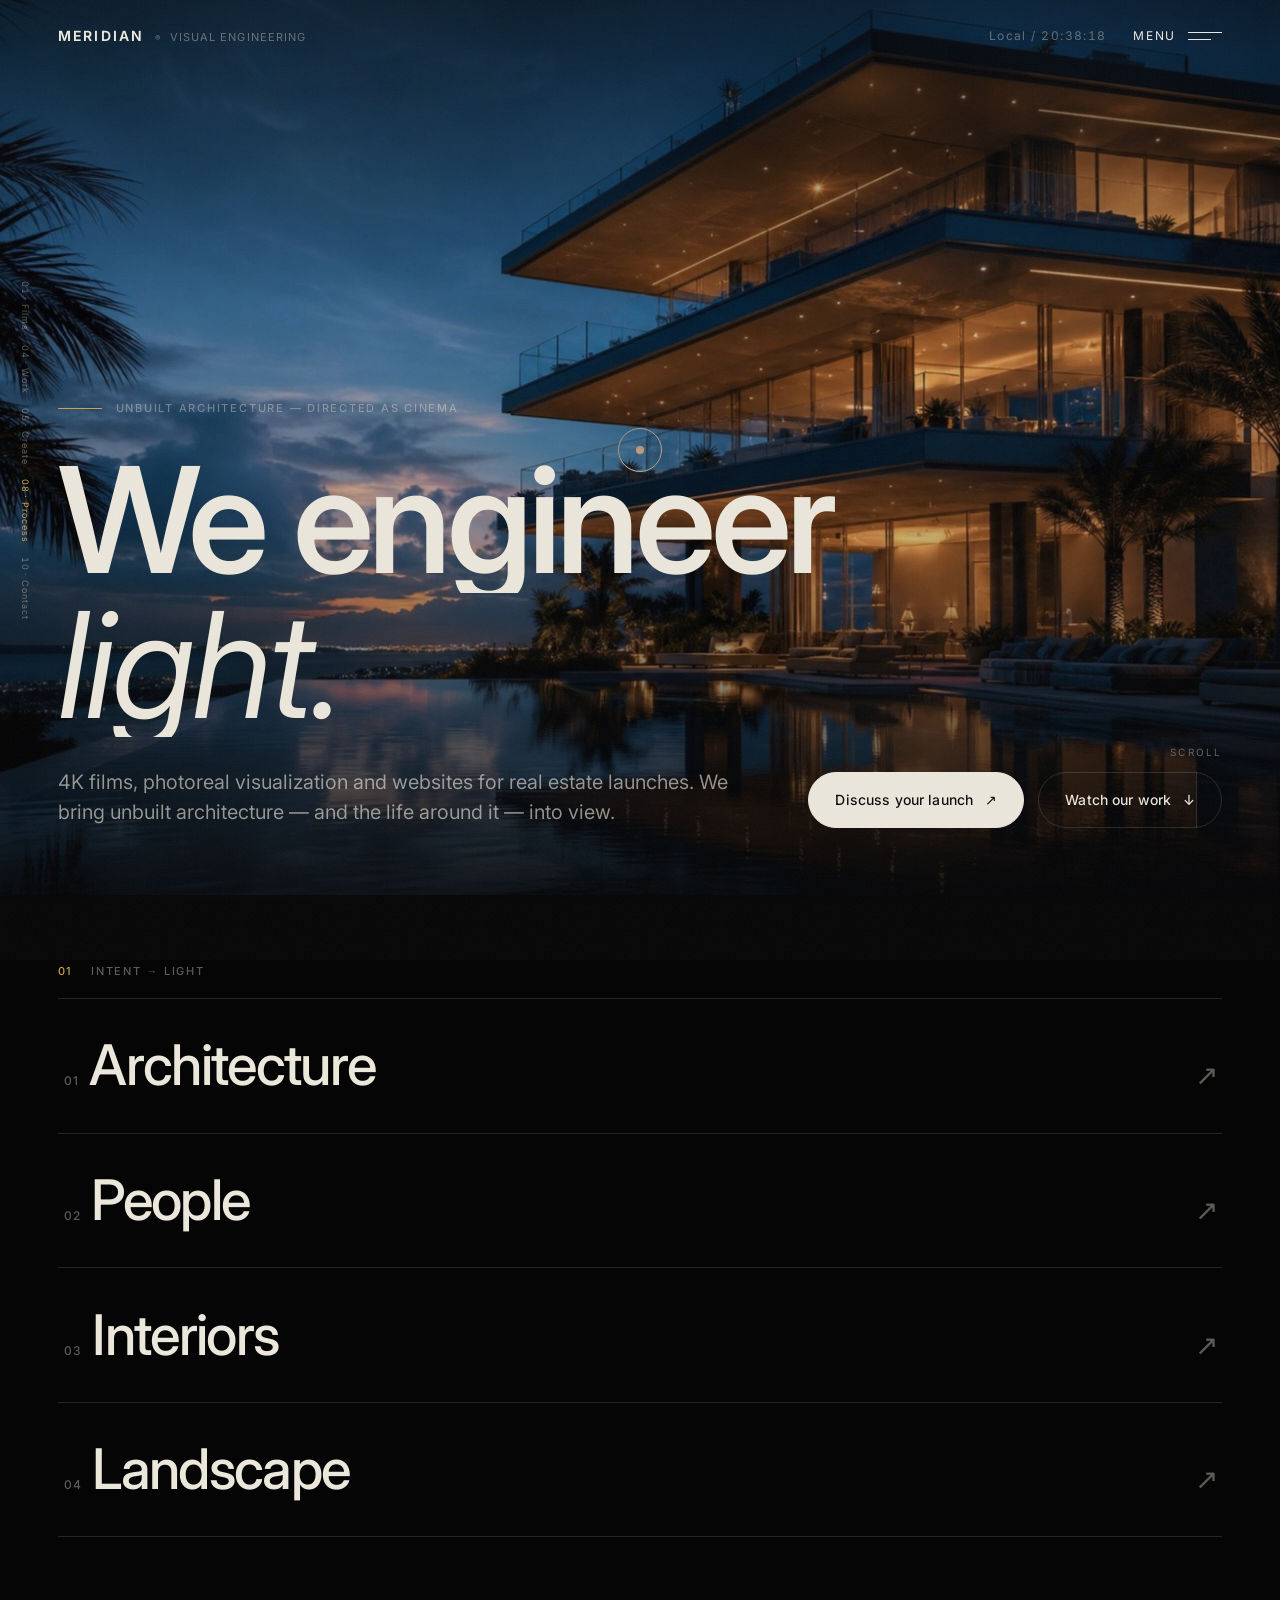
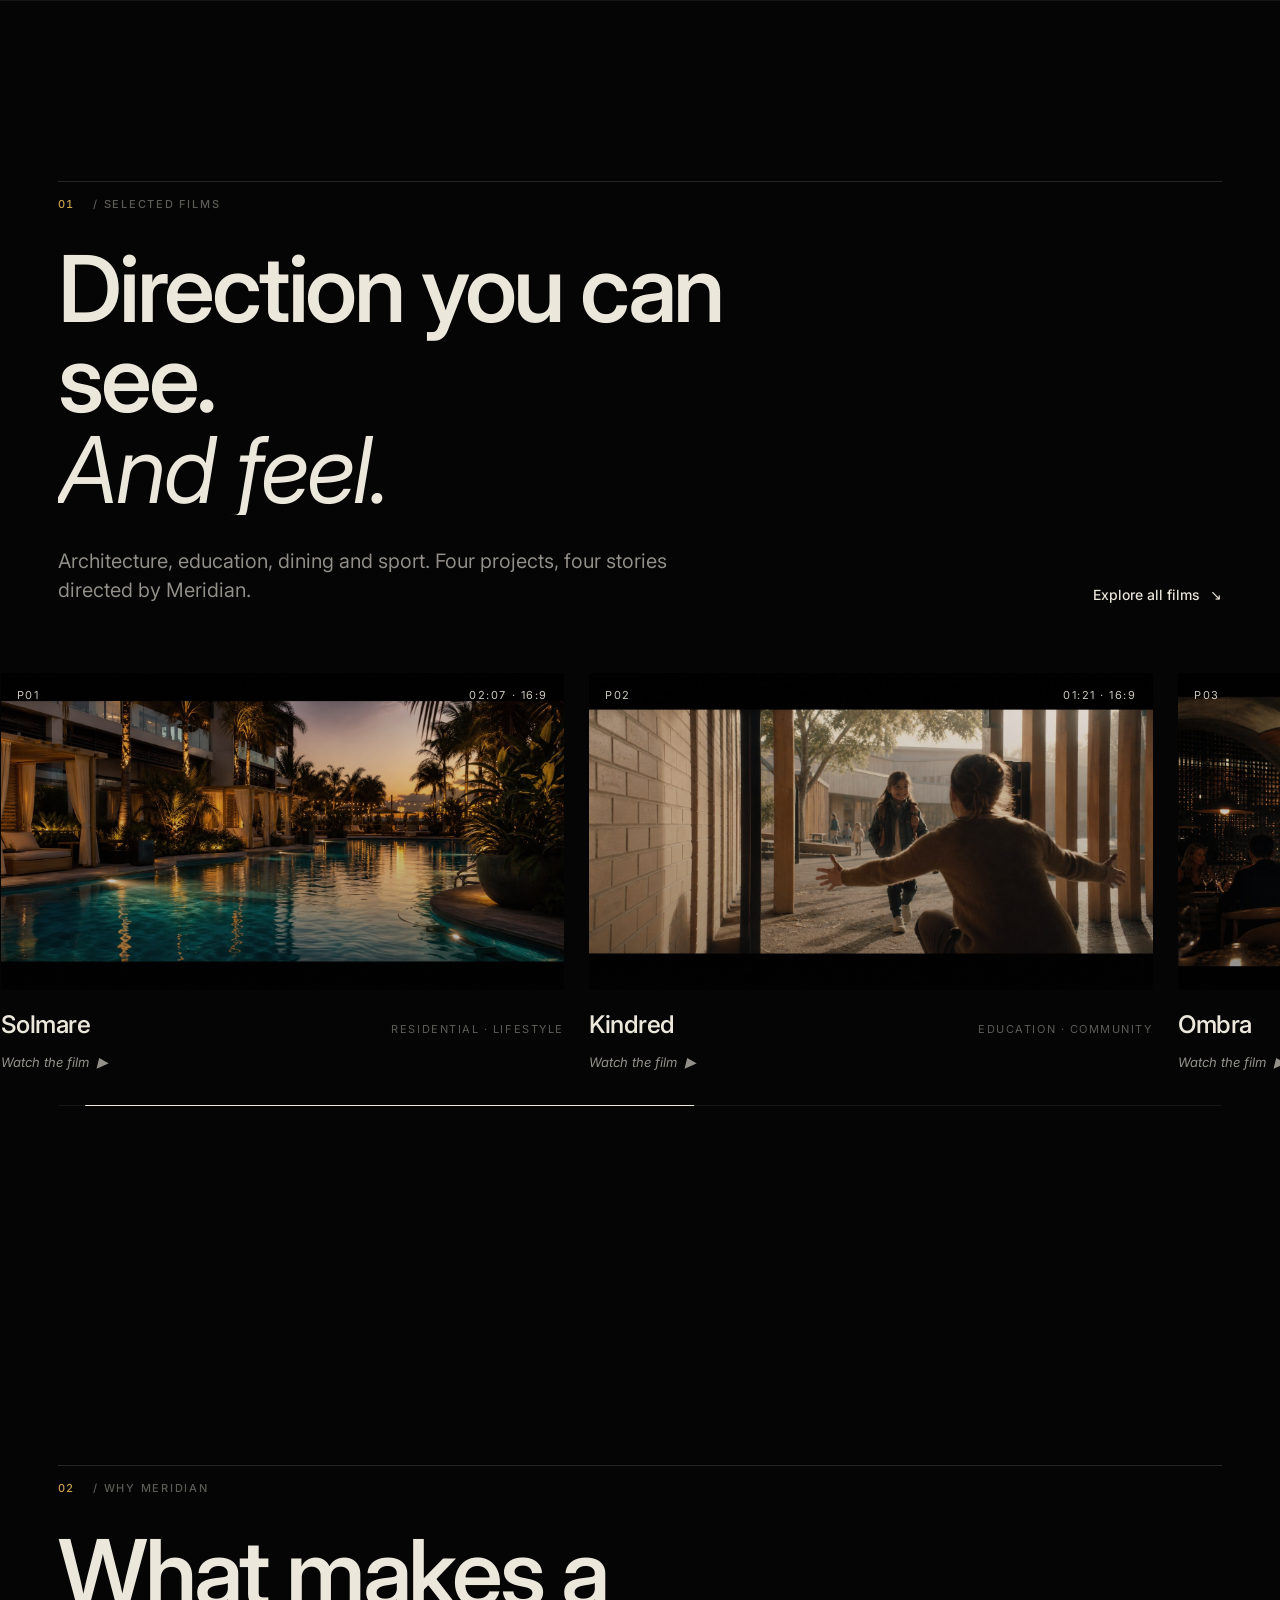
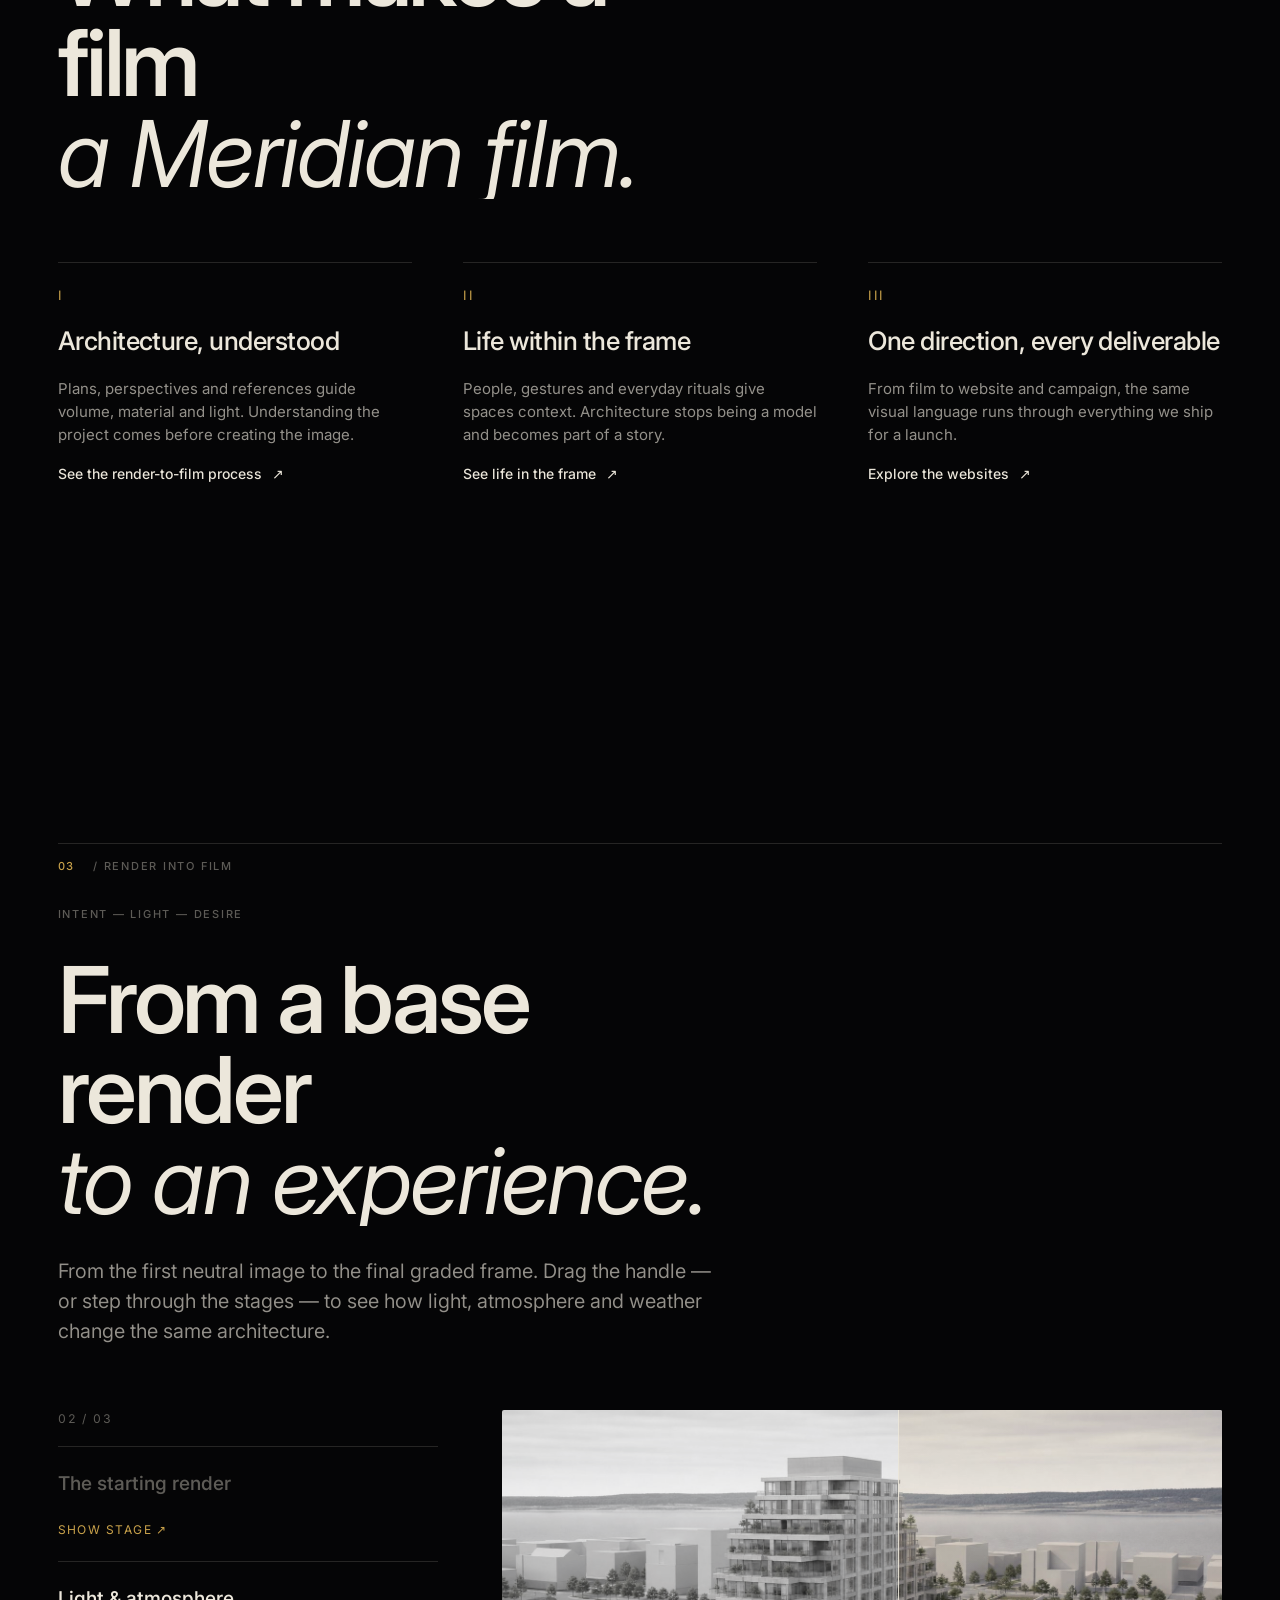
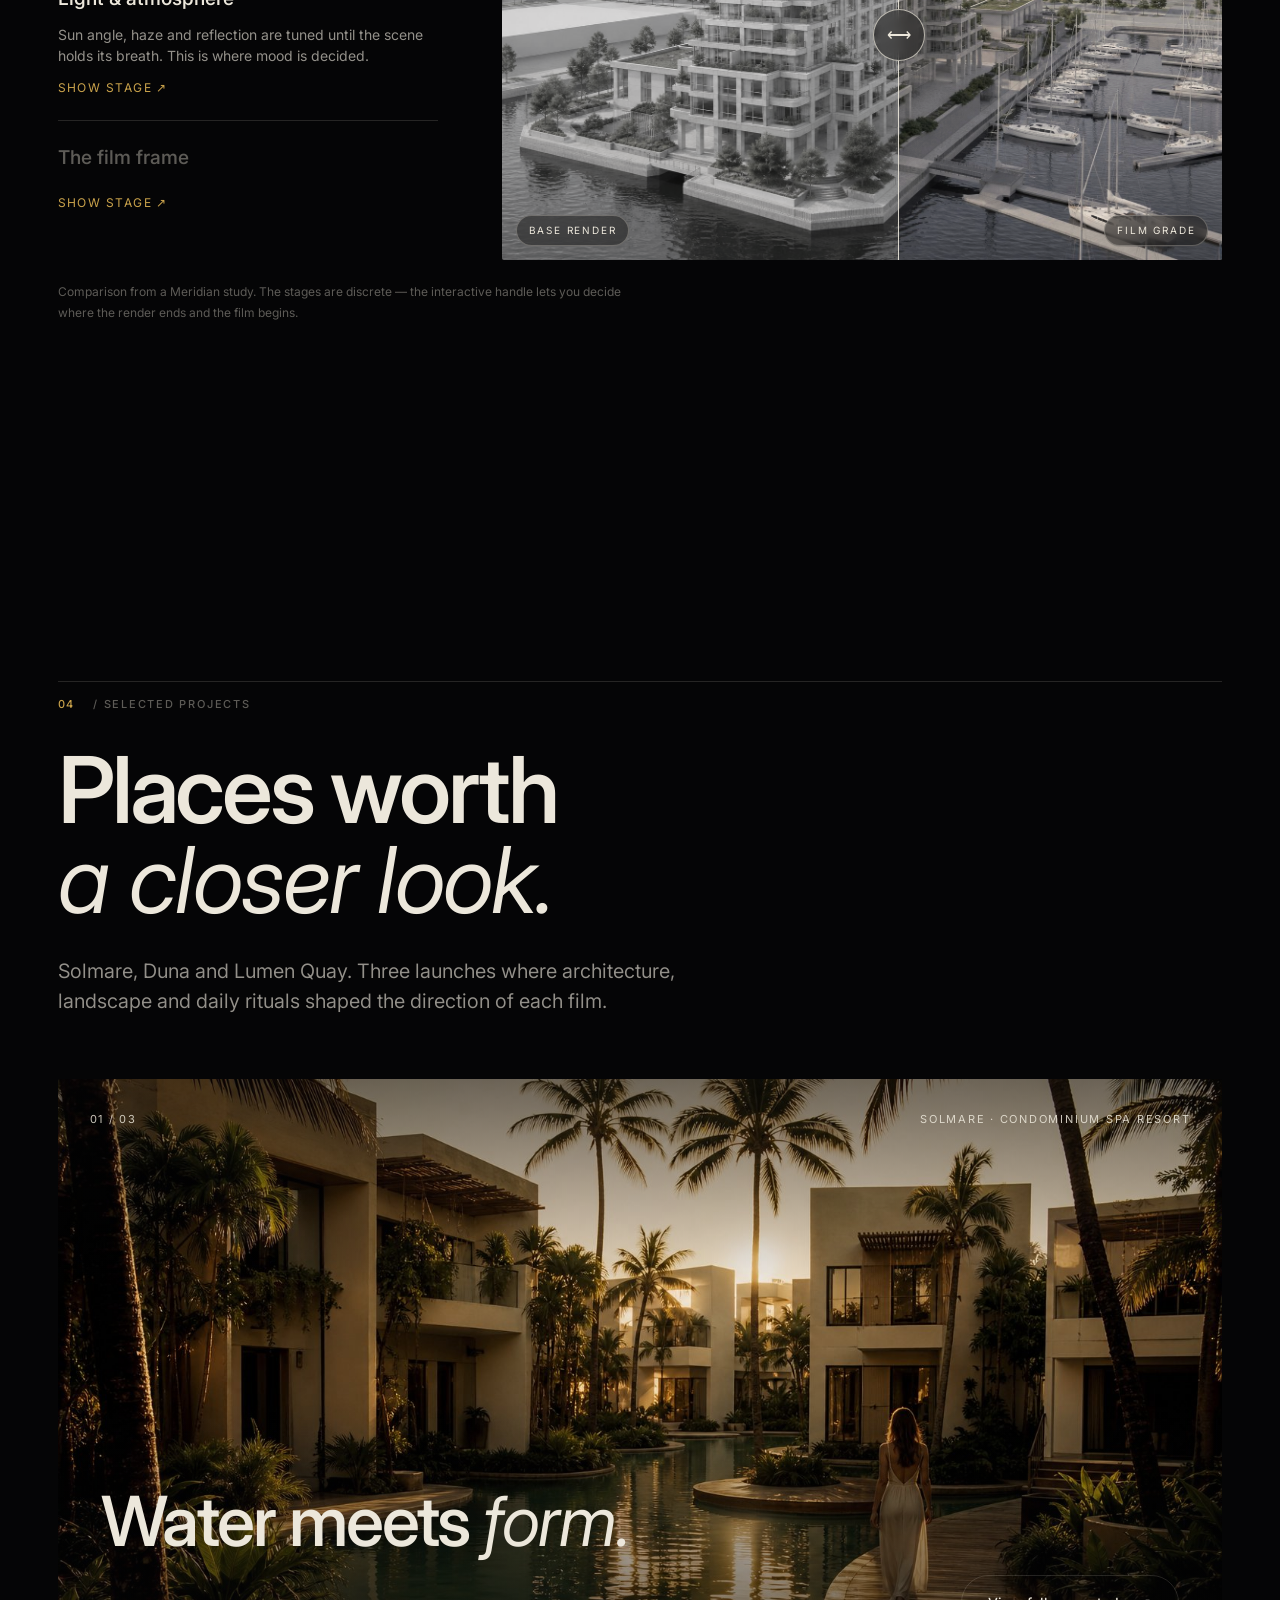
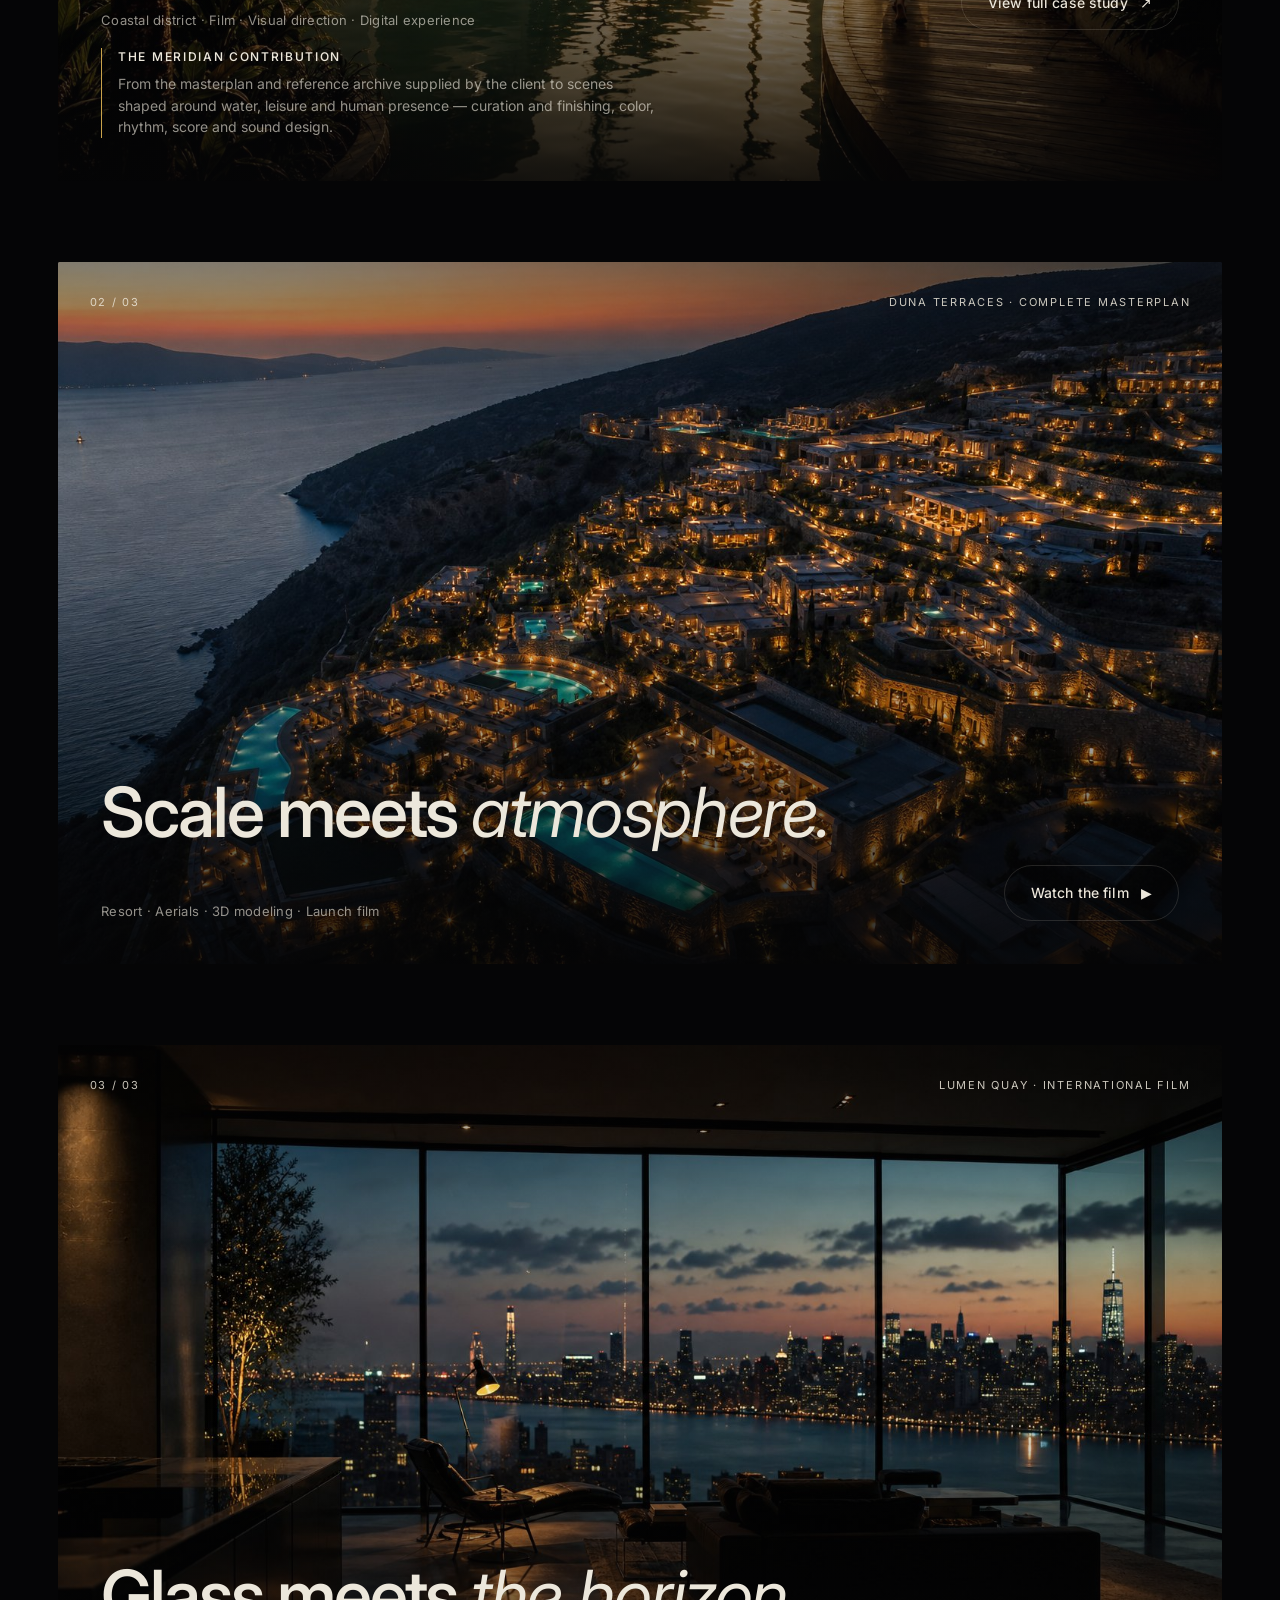
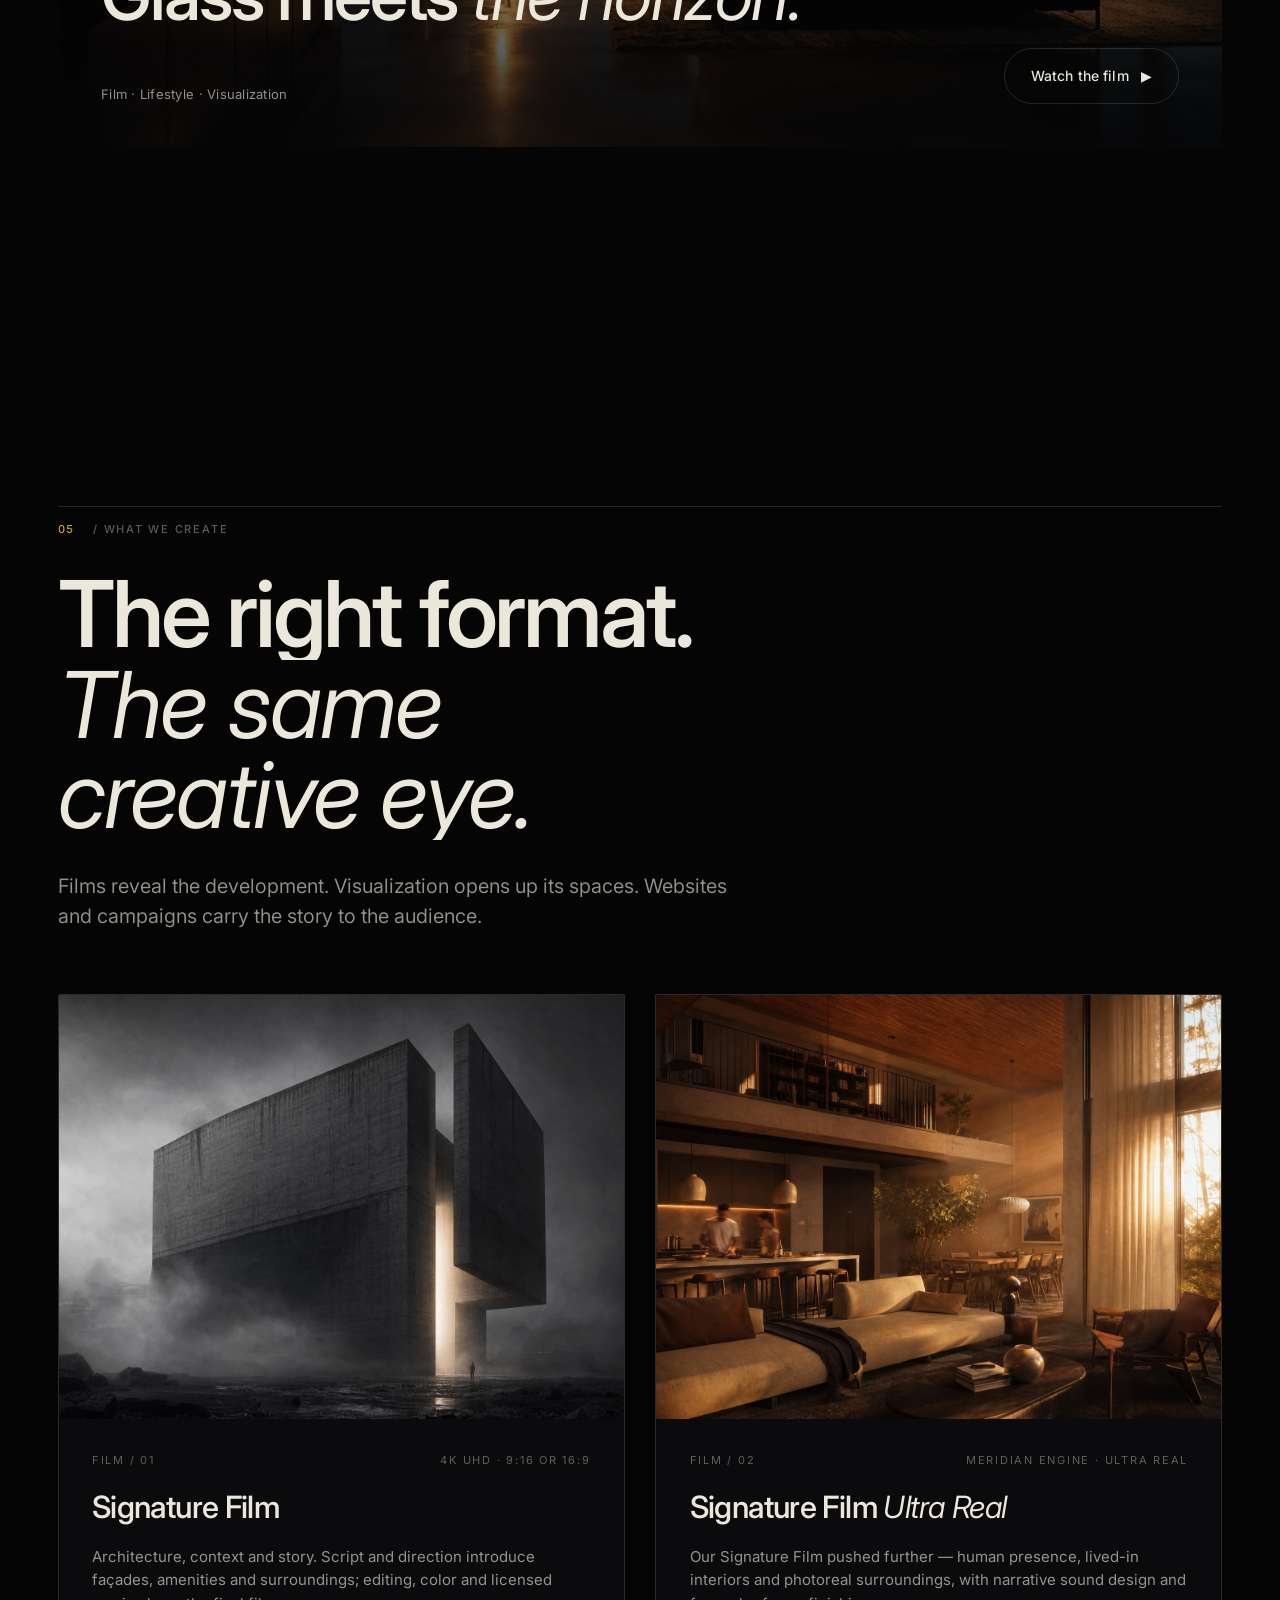
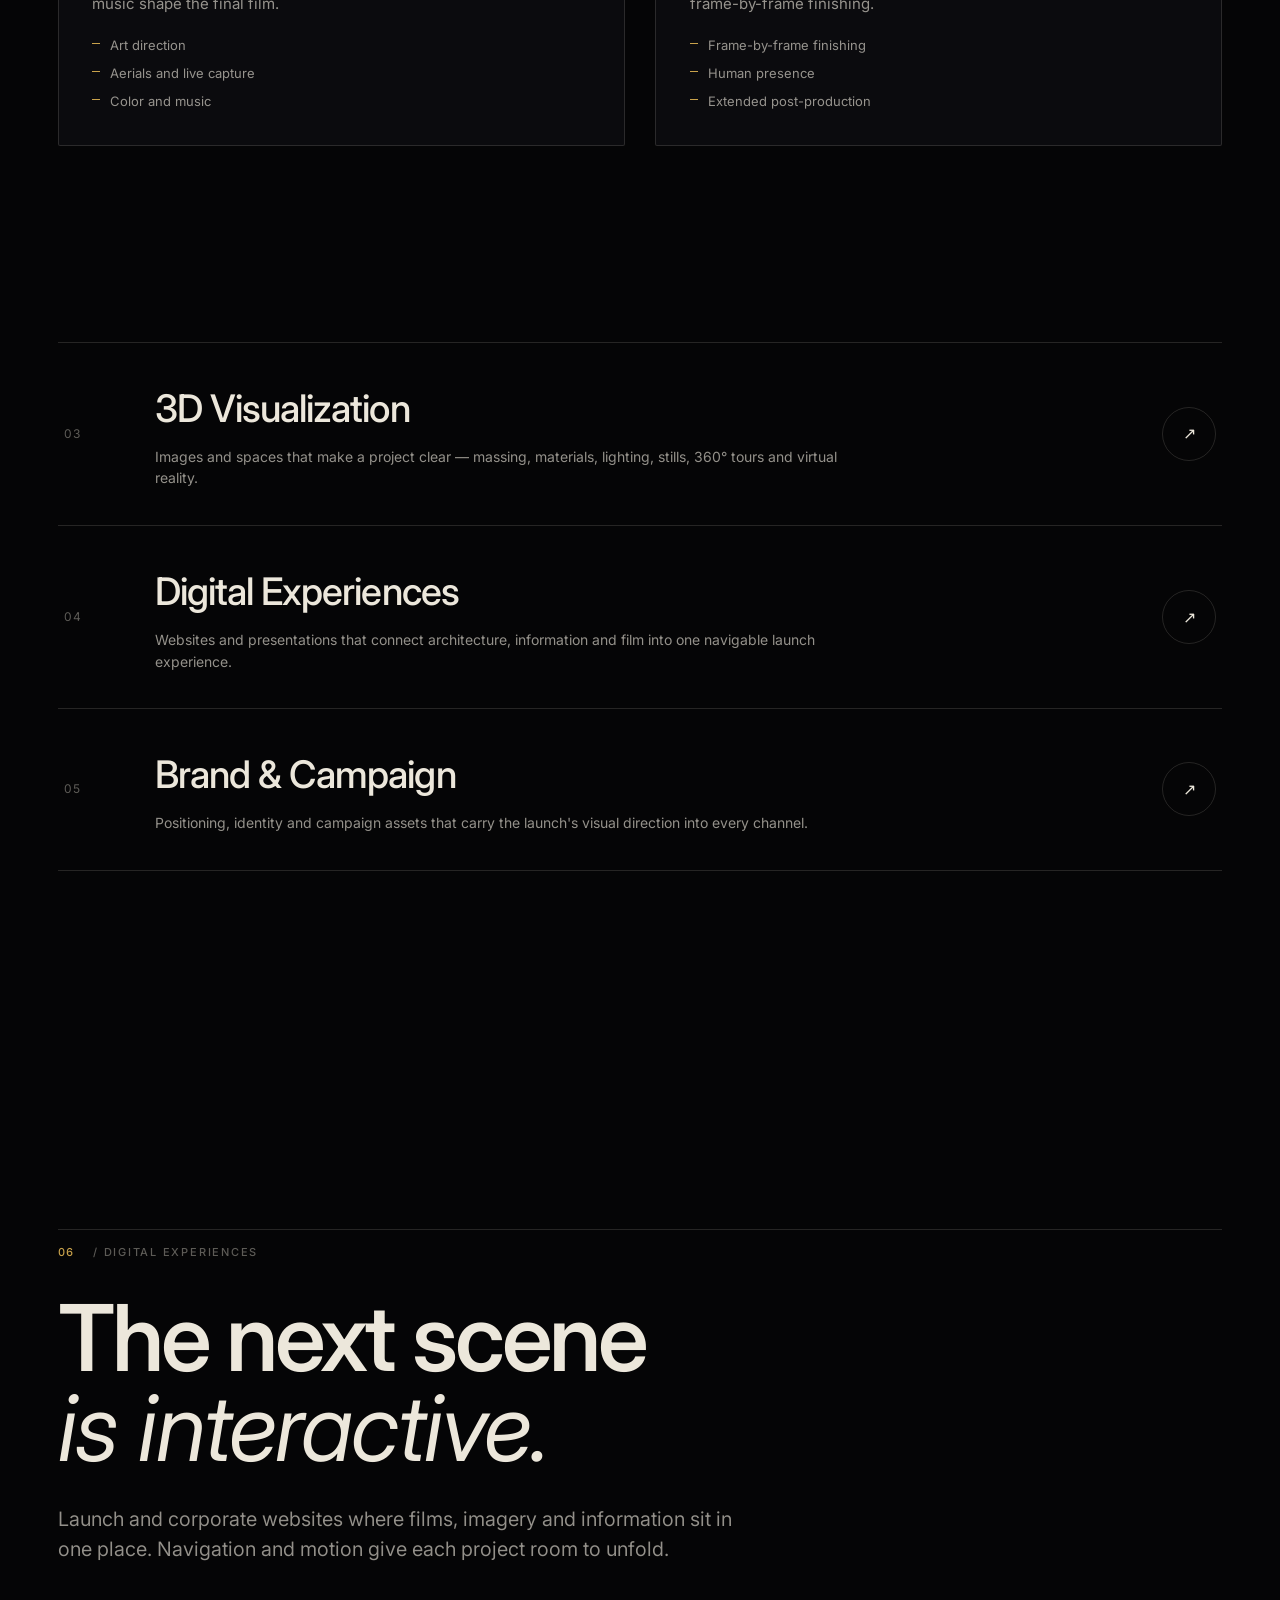
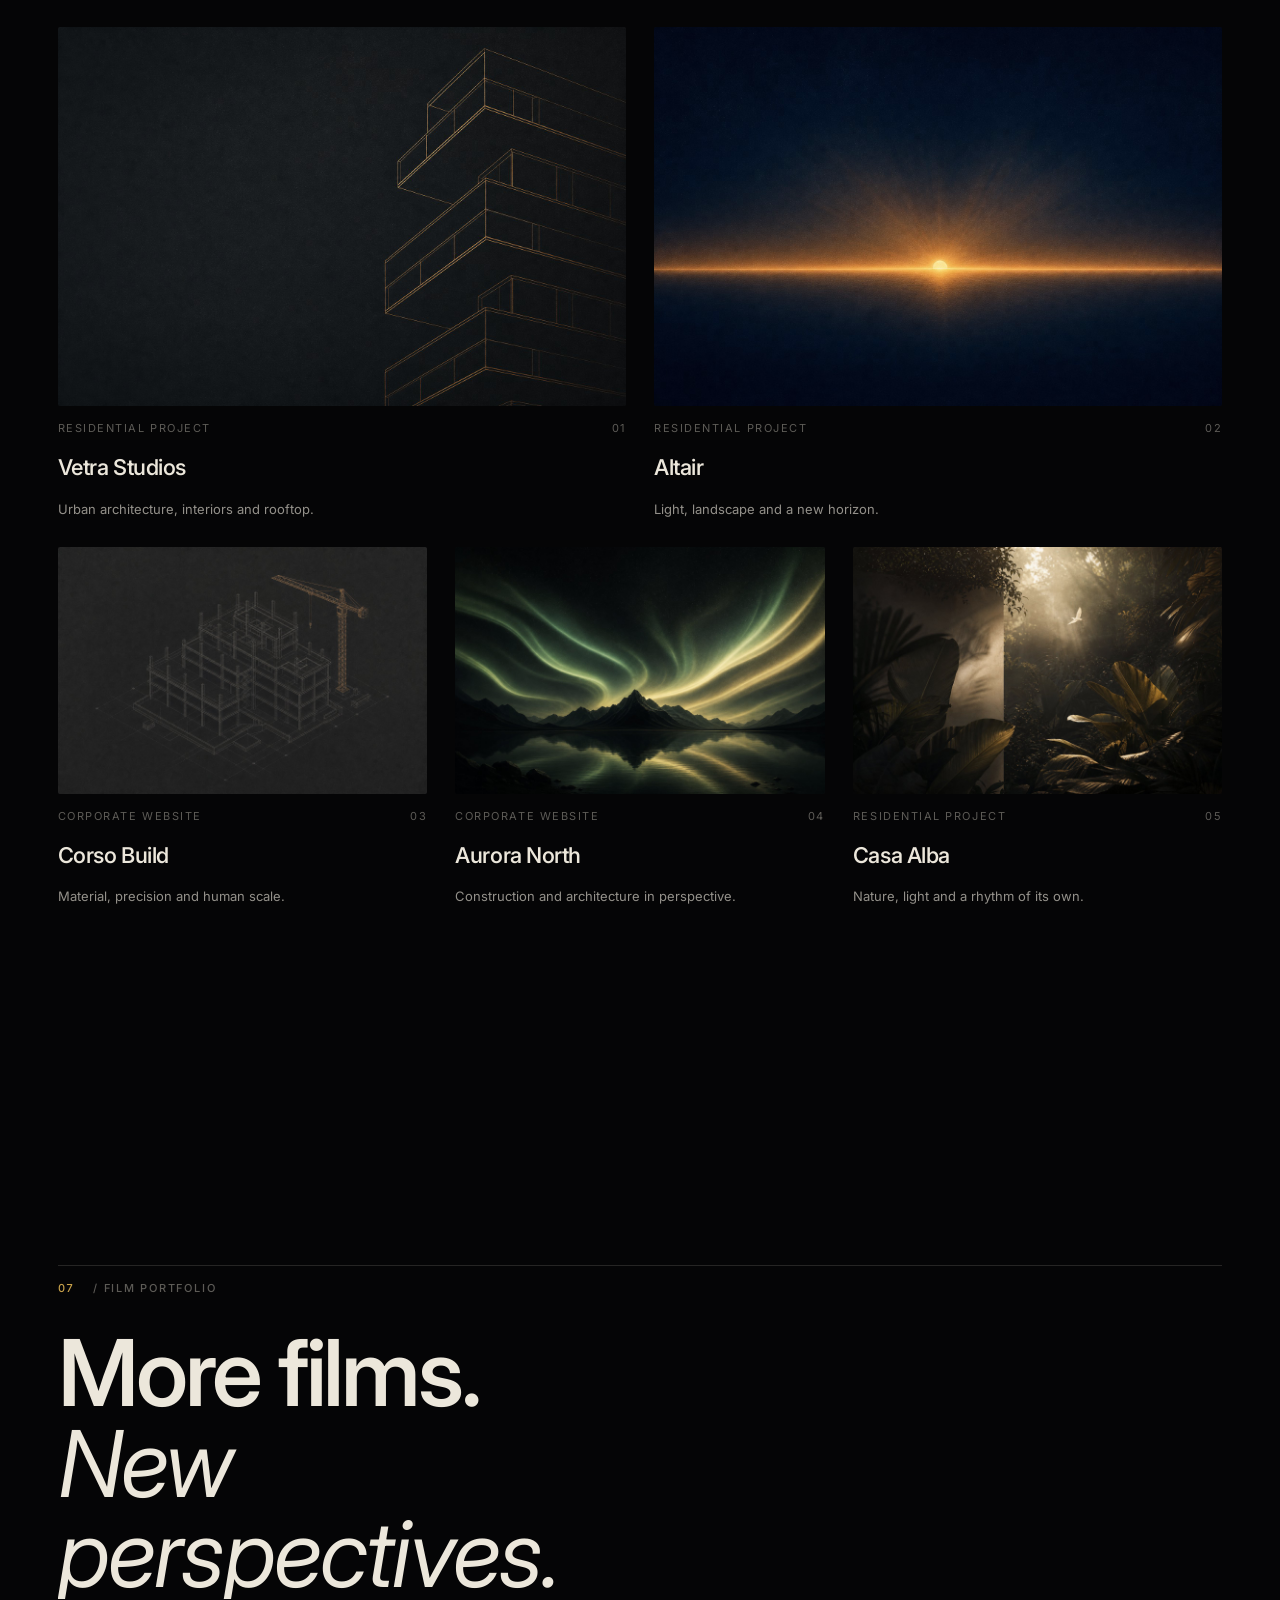
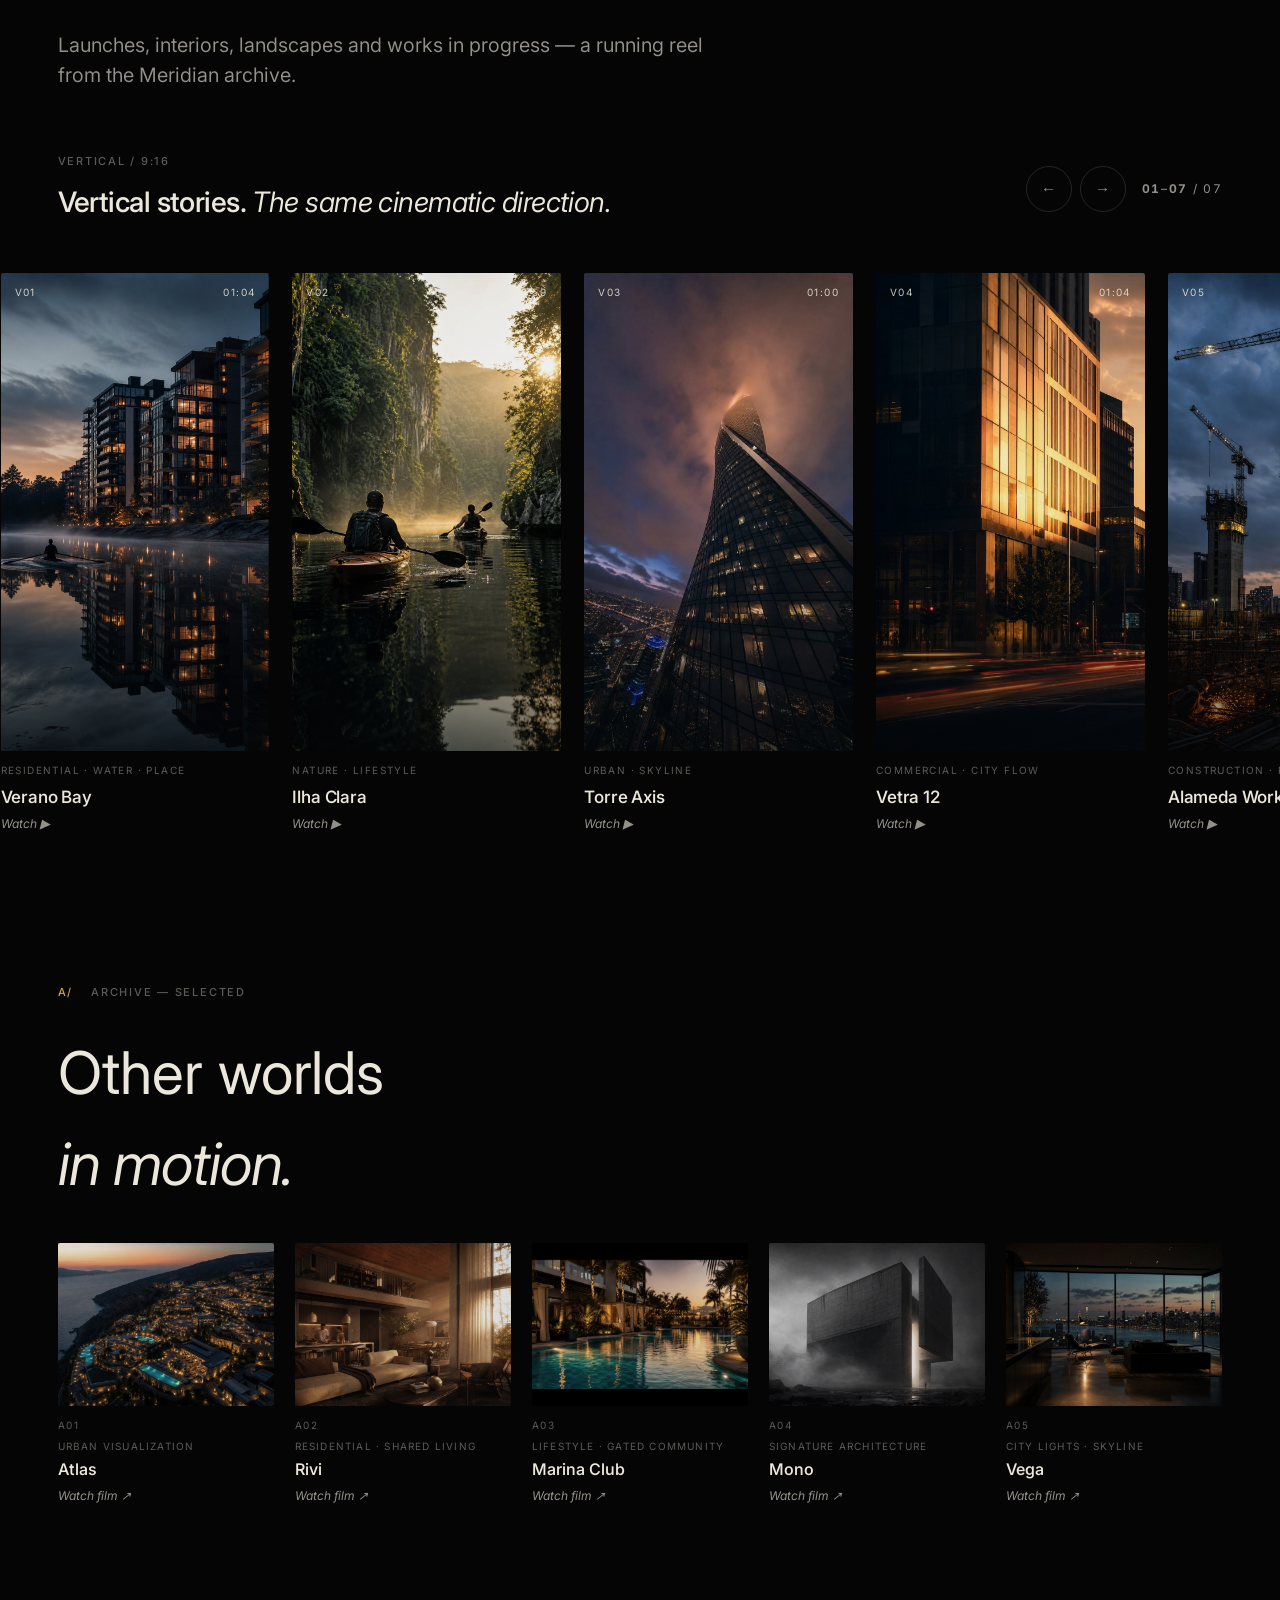
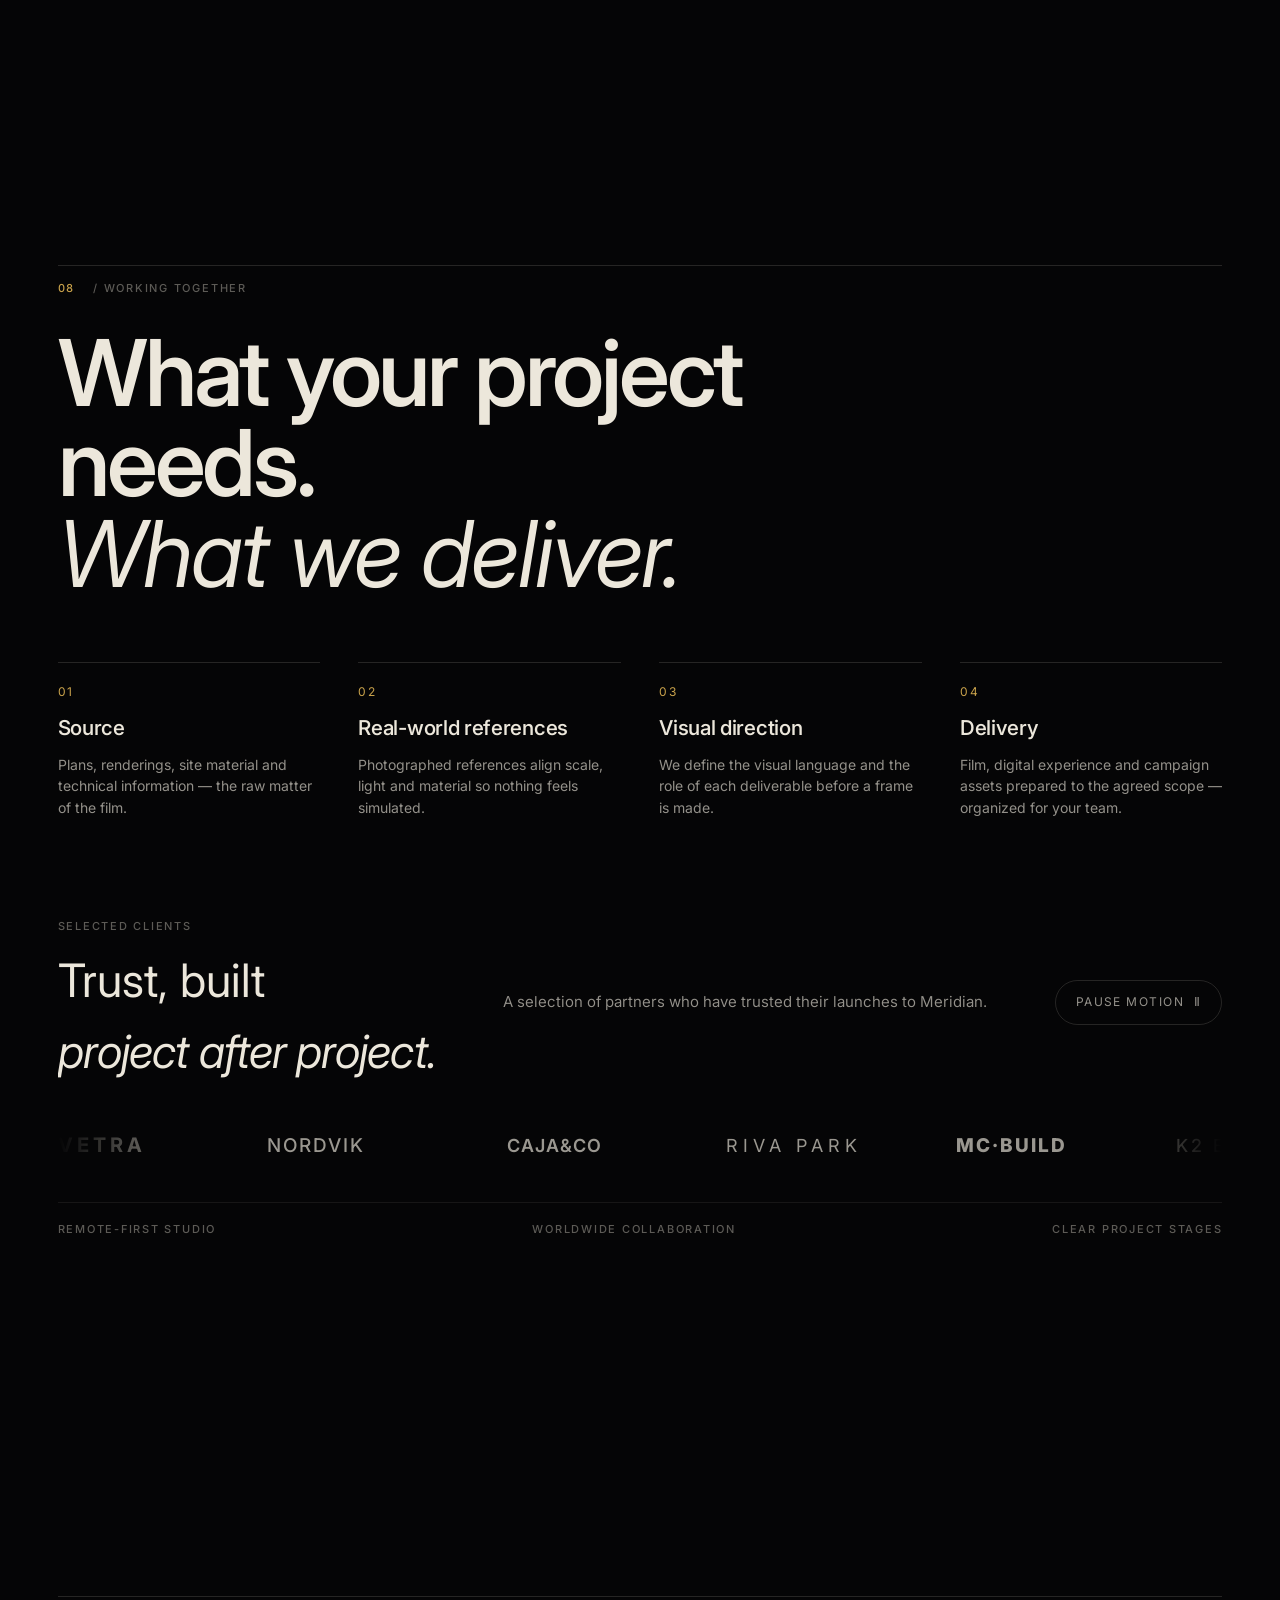
<file: index.html>
<!doctype html>
<html lang="en">
<head>
  <meta charset="utf-8">
  <meta name="viewport" content="width=device-width, initial-scale=1">
  <meta name="theme-color" content="#050506">
  <meta name="color-scheme" content="dark">
  <title>Meridian Studio — Visual Engineering for Real Estate Launches</title>
  <meta name="description" content="Launch films, 3D visualization and immersive websites for real estate. Meridian turns unbuilt architecture into desire before construction begins.">
  <meta name="robots" content="index,follow,max-image-preview:large">

  <meta property="og:type" content="website">
  <meta property="og:site_name" content="Meridian Studio">
  <meta property="og:title" content="Meridian Studio — Visual Engineering for Real Estate Launches">
  <meta property="og:description" content="Launch films, 3D visualization and immersive websites for real estate, directed as cinema.">
  <meta property="og:image" content="assets/img/og-cover.jpg">
  <meta name="twitter:card" content="summary_large_image">

  <link rel="icon" href="favicon.svg" type="image/svg+xml">
  <link rel="preload" as="font" type="font/woff2" href="assets/fonts/inter-var.woff2" crossorigin>
  <link rel="preload" as="image" href="assets/img/hero-architecture.jpg" fetchpriority="high">

  <link rel="stylesheet" href="assets/fonts/fonts.css">
  <link rel="stylesheet" href="assets/css/style.css">

  <script type="application/ld+json">
  {
    "@context": "https://schema.org",
    "@type": "Organization",
    "name": "Meridian Studio",
    "description": "Visual engineering studio for real estate launches. Films, 3D visualization and immersive websites.",
    "url": "https://example.com"
  }
  </script>
</head>
<body>

  <a class="skip-link" href="#films">Skip to content</a>

  <!-- ==================== PRELOADER ==================== -->
  <div class="intro" id="intro" aria-hidden="true">
    <canvas class="intro__canvas" id="introCanvas"></canvas>
    <div class="intro__top">
      <p class="intro__brand"><b>MERIDIAN</b>&nbsp;&nbsp;//&nbsp;&nbsp;LIGHT ENGINE</p>
      <p class="intro__meta label">Prime light · Est. 2019</p>
    </div>
    <div class="intro__center">
      <h2 class="intro__line">The unseen<br>becomes <span class="em">light.</span></h2>
      <div class="intro__bar"><i id="introBar"></i></div>
      <p class="intro__pct" id="introPct">0%</p>
    </div>
    <div class="intro__bottom">
      <p class="label">Preparing opening…</p>
      <button class="intro__skip" id="skipIntro" type="button">Skip introduction <span>↘</span></button>
    </div>
  </div>

  <!-- ==================== CHROME ==================== -->
  <div class="grain" aria-hidden="true"></div>
  <div class="scroll-line" aria-hidden="true"><i id="scrollLine"></i></div>

  <nav class="rail" id="rail" aria-label="Section index">
    <a href="#films">01 · Films</a>
    <a href="#work">04 · Work</a>
    <a href="#create">05 · Create</a>
    <a href="#process">08 · Process</a>
    <a href="#contact">10 · Contact</a>
  </nav>

  <header class="site-header" data-header>
    <a href="#top" class="brand" aria-label="Meridian Studio — home">
      Meridian<sup>®</sup>
      <small>Visual engineering</small>
    </a>
    <div class="header-right">
      <p class="header-clock">Local&nbsp;/&nbsp;<span data-clock>00:00:00</span></p>
      <button class="menu-btn" id="menuBtn" type="button" aria-expanded="false" aria-controls="menu">
        <span class="lbl">Menu</span>
        <span class="dots" aria-hidden="true"></span>
      </button>
    </div>
  </header>

  <div class="menu" id="menu" aria-hidden="true">
    <nav class="menu__links" aria-label="Main navigation">
      <a class="menu__link" href="#films"><span class="idx">01</span><span class="word">Films</span><span class="dup">Films</span></a>
      <a class="menu__link" href="#why"><span class="idx">02</span><span class="word">Studio</span><span class="dup">Studio</span></a>
      <a class="menu__link" href="#work"><span class="idx">04</span><span class="word">Work</span><span class="dup">Work</span></a>
      <a class="menu__link" href="#create"><span class="idx">05</span><span class="word">Services</span><span class="dup">Services</span></a>
      <a class="menu__link" href="#contact"><span class="idx">10</span><span class="word">Contact</span><span class="dup">Contact</span></a>
    </nav>
    <div class="menu__foot">
      <div class="col">
        <p class="label">New business</p>
        <a class="u-sweep" href="mailto:hello@meridian.studio">hello@meridian.studio</a>
        <a class="u-sweep" href="https://wa.me/923000000000" target="_blank" rel="noopener">WhatsApp ↗</a>
      </div>
      <div class="col">
        <p class="label">Social</p>
        <a class="u-sweep" href="#" rel="noopener">Instagram</a>
        <a class="u-sweep" href="#" rel="noopener">Vimeo</a>
      </div>
      <div class="col">
        <p class="label">Studio time</p>
        <p>Local / <span data-clock>00:00:00</span></p>
        <p>Remote · Worldwide</p>
      </div>
    </div>
  </div>

  <main id="top">

    <!-- ==================== HERO ==================== -->
    <section class="hero" data-hero aria-label="Introduction">
      <div class="hero__bg">
        <img src="assets/img/hero-architecture.jpg" data-hero-src alt="Residential tower glowing at dusk above a still infinity pool" width="1672" height="941" fetchpriority="high">
      </div>
      <canvas class="hero__smoke" id="heroSmoke" aria-hidden="true"></canvas>

      <div class="hero__inner">
        <p class="hero__kicker label" data-reveal style="--d:.15s">Unbuilt architecture — directed as cinema</p>
        <h1 class="h1 hero__title">
          <span class="rl"><span class="ri" style="--d:.05s">We engineer</span></span>
          <span class="rl"><span class="ri em" style="--d:.22s">light.</span></span>
        </h1>
        <div class="hero__row">
          <p class="lede" data-reveal style="--d:.4s">4K films, photoreal visualization and websites for real estate launches. We bring unbuilt architecture — and the life around it — into view.</p>
          <div class="hero__ctas" data-reveal style="--d:.55s">
            <a class="btn btn--solid" href="#contact" data-magnetic><span>Discuss your launch</span><i class="arr">↗</i></a>
            <a class="btn" href="#films" data-magnetic><span>Watch our work</span><i class="arr">↓</i></a>
          </div>
        </div>
      </div>

      <div class="hero__scroll" aria-hidden="true"><span>Scroll</span><i></i></div>
    </section>

    <!-- ==================== INTENT ==================== -->
    <section class="intent wrap" aria-label="Fields of work">
      <div class="intent__head label">
        <span class="num">01</span><span>Intent → Light</span>
      </div>
      <ol class="intent__list">
        <li class="intent__item" data-reveal style="--d:0s"><a href="#work"><span><span class="idx">01&nbsp;&nbsp;</span>Architecture</span><span class="go">↗</span></a></li>
        <li class="intent__item" data-reveal style="--d:.05s"><a href="#films"><span><span class="idx">02&nbsp;&nbsp;</span>People</span><span class="go">↗</span></a></li>
        <li class="intent__item" data-reveal style="--d:.1s"><a href="#verticals"><span><span class="idx">03&nbsp;&nbsp;</span>Interiors</span><span class="go">↗</span></a></li>
        <li class="intent__item" data-reveal style="--d:.15s"><a href="#engine"><span><span class="idx">04&nbsp;&nbsp;</span>Landscape</span><span class="go">↗</span></a></li>
      </ol>
    </section>

    <!-- ==================== 01 / SELECTED FILMS ==================== -->
    <section class="section" id="films">
      <div class="wrap section__head">
        <div class="sec-head label"><span class="num">01</span><span>/ Selected films</span></div>
        <h2 class="h2 section__title">
          <span class="rl"><span class="ri">Direction you can see.</span></span>
          <span class="rl"><span class="ri em" style="--d:.14s">And feel.</span></span>
        </h2>
        <div class="section__intro">
          <p class="lede" data-reveal>Architecture, education, dining and sport. Four projects, four stories directed by Meridian.</p>
          <a class="arrow-link" href="#verticals" data-reveal style="--d:.1s">Explore all films <span class="arr">↘</span></a>
        </div>
      </div>

      <div class="films__track-wrap">
        <div class="films__track" id="filmsTrack" data-cursor="Drag">
          <article class="film-card" data-film data-title="Solmare" data-meta="Solmare — Residential · Lifestyle — Launch film" data-duration="2:07" data-poster="assets/img/film-solmare.jpg" data-orientation="landscape" data-cursor="Play" role="button" tabindex="0">
            <figure class="film-card__poster">
              <img src="assets/img/film-solmare.jpg" alt="Swimming pool and cabanas at dusk in the Solmare film" width="1672" height="941" loading="lazy">
              <div class="film-card__meta-top"><span>P01</span><span>02:07 · 16:9</span></div>
              <span class="film-card__play">▶</span>
            </figure>
            <div class="film-card__body">
              <div>
                <h3 class="film-card__title">Solmare</h3>
                <span class="film-card__watch">Watch the film <b>▶</b></span>
              </div>
              <p class="film-card__tags">Residential · Lifestyle</p>
            </div>
          </article>

          <article class="film-card" data-film data-title="Kindred" data-meta="Kindred — Education · Community — Launch film" data-duration="1:21" data-poster="assets/img/film-kindred.jpg" data-orientation="landscape" data-cursor="Play" role="button" tabindex="0">
            <figure class="film-card__poster">
              <img src="assets/img/film-kindred.jpg" alt="A child welcomed at the entrance of Kindred school in warm morning light" width="1672" height="941" loading="lazy">
              <div class="film-card__meta-top"><span>P02</span><span>01:21 · 16:9</span></div>
              <span class="film-card__play">▶</span>
            </figure>
            <div class="film-card__body">
              <div>
                <h3 class="film-card__title">Kindred</h3>
                <span class="film-card__watch">Watch the film <b>▶</b></span>
              </div>
              <p class="film-card__tags">Education · Community</p>
            </div>
          </article>

          <article class="film-card" data-film data-title="Ombra" data-meta="Ombra — Hospitality · Experience — Brand film" data-duration="1:12" data-poster="assets/img/film-ombra.jpg" data-orientation="landscape" data-cursor="Play" role="button" tabindex="0">
            <figure class="film-card__poster">
              <img src="assets/img/film-ombra.jpg" alt="Amber lamps above stone tables inside Ombra restaurant" width="1672" height="941" loading="lazy">
              <div class="film-card__meta-top"><span>P03</span><span>01:12 · 16:9</span></div>
              <span class="film-card__play">▶</span>
            </figure>
            <div class="film-card__body">
              <div>
                <h3 class="film-card__title">Ombra</h3>
                <span class="film-card__watch">Watch the film <b>▶</b></span>
              </div>
              <p class="film-card__tags">Hospitality · Experience</p>
            </div>
          </article>

          <article class="film-card" data-film data-title="Alto Tennis Club" data-meta="Alto Tennis Club — Sport · Community — Launch film" data-duration="1:12" data-poster="assets/img/film-alto.jpg" data-orientation="landscape" data-cursor="Play" role="button" tabindex="0">
            <figure class="film-card__poster">
              <img src="assets/img/film-alto.jpg" alt="Athlete serving under stadium lights at Alto Tennis Club" width="1672" height="941" loading="lazy">
              <div class="film-card__meta-top"><span>P04</span><span>01:12 · 16:9</span></div>
              <span class="film-card__play">▶</span>
            </figure>
            <div class="film-card__body">
              <div>
                <h3 class="film-card__title">Alto Tennis Club</h3>
                <span class="film-card__watch">Watch the film <b>▶</b></span>
              </div>
              <p class="film-card__tags">Sport · Community</p>
            </div>
          </article>
        </div>
        <div class="films__progress" aria-hidden="true"><i id="filmsProgress"></i></div>
      </div>
    </section>

    <!-- ==================== 02 / WHY ==================== -->
    <section class="section wrap" id="why">
      <div class="section__head">
        <div class="sec-head label"><span class="num">02</span><span>/ Why Meridian</span></div>
        <h2 class="h2 section__title">
          <span class="rl"><span class="ri">What makes a film</span></span>
          <span class="rl"><span class="ri em" style="--d:.14s">a Meridian film.</span></span>
        </h2>
      </div>
      <div class="why__grid">
        <div class="why__col" data-reveal style="--d:0s">
          <span class="why__roman">I</span>
          <h3>Architecture, understood</h3>
          <p>Plans, perspectives and references guide volume, material and light. Understanding the project comes before creating the image.</p>
          <a class="arrow-link" href="#engine">See the render-to-film process <span class="arr">↗</span></a>
        </div>
        <div class="why__col" data-reveal style="--d:.1s">
          <span class="why__roman">II</span>
          <h3>Life within the frame</h3>
          <p>People, gestures and everyday rituals give spaces context. Architecture stops being a model and becomes part of a story.</p>
          <a class="arrow-link" href="#films">See life in the frame <span class="arr">↗</span></a>
        </div>
        <div class="why__col" data-reveal style="--d:.2s">
          <span class="why__roman">III</span>
          <h3>One direction, every deliverable</h3>
          <p>From film to website and campaign, the same visual language runs through everything we ship for a launch.</p>
          <a class="arrow-link" href="#sites">Explore the websites <span class="arr">↗</span></a>
        </div>
      </div>
    </section>

    <!-- ==================== 03 / RENDER INTO FILM ==================== -->
    <section class="section wrap" id="engine">
      <div class="section__head">
        <div class="sec-head label"><span class="num">03</span><span>/ Render into film</span></div>
        <p class="label" data-reveal>Intent — Light — Desire</p>
        <h2 class="h2 section__title">
          <span class="rl"><span class="ri">From a base render</span></span>
          <span class="rl"><span class="ri em" style="--d:.14s">to an experience.</span></span>
        </h2>
        <p class="lede" data-reveal>From the first neutral image to the final graded frame. Drag the handle — or step through the stages — to see how light, atmosphere and weather change the same architecture.</p>
      </div>

      <div class="engine__grid">
        <div class="engine__steps">
          <p class="engine__count" id="engineCount">02 / 03</p>
          <button class="engine__step" type="button">
            <h3>The starting render</h3>
            <p>The neutral visualization establishes massing and its dialogue with the marina. Everything begins here.</p>
            <span class="go">Show stage ↗</span>
          </button>
          <button class="engine__step" type="button">
            <h3>Light &amp; atmosphere</h3>
            <p>Sun angle, haze and reflection are tuned until the scene holds its breath. This is where mood is decided.</p>
            <span class="go">Show stage ↗</span>
          </button>
          <button class="engine__step" type="button">
            <h3>The film frame</h3>
            <p>Grade, grain and motion timing turn the image into cinema. Open any film above to see the result moving.</p>
            <span class="go">Show stage ↗</span>
          </button>
        </div>

        <figure class="compare" id="compare" data-cursor="Slide" style="--x:55%">
          <img class="compare__before" src="assets/img/compare-building.jpg" alt="Neutral base render of a terraced residential tower above a marina" width="1672" height="941" loading="lazy">
          <img class="compare__after" src="assets/img/compare-building.jpg" alt="" aria-hidden="true" width="1672" height="941" loading="lazy">
          <div class="compare__veil" aria-hidden="true"></div>
          <div class="compare__handle" aria-hidden="true"></div>
          <span class="compare__tag compare__tag--l">Base render</span>
          <span class="compare__tag compare__tag--r">Film grade</span>
        </figure>
      </div>
      <p class="create__fine wrap" style="padding-inline:0; margin-top:22px" data-reveal>Comparison from a Meridian study. The stages are discrete — the interactive handle lets you decide where the render ends and the film begins.</p>
    </section>

    <!-- ==================== 04 / SELECTED PROJECTS ==================== -->
    <section class="section" id="work">
      <div class="wrap section__head">
        <div class="sec-head label"><span class="num">04</span><span>/ Selected projects</span></div>
        <h2 class="h2 section__title">
          <span class="rl"><span class="ri">Places worth</span></span>
          <span class="rl"><span class="ri em" style="--d:.14s">a closer look.</span></span>
        </h2>
        <p class="lede" data-reveal>Solmare, Duna and Lumen Quay. Three launches where architecture, landscape and daily rituals shaped the direction of each film.</p>
      </div>

      <div class="stack wrap">
        <article class="stack-card" data-reveal>
          <div class="stack-card__frame">
            <div class="stack-card__img"><img src="assets/img/project-solmare.jpg" alt="Lagoon pool weaving between white villas at Solmare" width="1536" height="1024" loading="lazy"></div>
            <div class="stack-card__top"><span>01 / 03</span><span>Solmare · Condominium spa resort</span></div>
            <div class="stack-card__body">
              <h3 class="stack-card__title">Water meets <span class="em">form.</span></h3>
              <div class="stack-card__row">
                <p class="stack-card__meta">Coastal district · Film · Visual direction · Digital experience</p>
                <a class="btn" href="#contact" data-magnetic><span>View full case study</span><i class="arr">↗</i></a>
              </div>
              <p class="stack-card__note"><b>The Meridian contribution</b>From the masterplan and reference archive supplied by the client to scenes shaped around water, leisure and human presence — curation and finishing, color, rhythm, score and sound design.</p>
            </div>
          </div>
        </article>

        <article class="stack-card" data-reveal>
          <div class="stack-card__frame">
            <div class="stack-card__img"><img src="assets/img/project-duna.jpg" alt="Aerial dusk view of terraced pools cascading toward the sea at Duna Terraces" width="1536" height="1024" loading="lazy"></div>
            <div class="stack-card__top"><span>02 / 03</span><span>Duna Terraces · Complete masterplan</span></div>
            <div class="stack-card__body">
              <h3 class="stack-card__title">Scale meets <span class="em">atmosphere.</span></h3>
              <div class="stack-card__row">
                <p class="stack-card__meta">Resort · Aerials · 3D modeling · Launch film</p>
                <button class="btn" type="button" data-film data-title="Duna Terraces" data-meta="Duna Terraces — Resort masterplan — Launch film" data-duration="1:48" data-poster="assets/img/project-duna.jpg" data-orientation="landscape" data-magnetic><span>Watch the film</span><i class="arr">▶</i></button>
              </div>
            </div>
          </div>
        </article>

        <article class="stack-card" data-reveal>
          <div class="stack-card__frame">
            <div class="stack-card__img"><img src="assets/img/project-lumen.jpg" alt="Glass living room opening onto the city and water at Lumen Quay" width="1536" height="1024" loading="lazy"></div>
            <div class="stack-card__top"><span>03 / 03</span><span>Lumen Quay · International film</span></div>
            <div class="stack-card__body">
              <h3 class="stack-card__title">Glass meets <span class="em">the horizon.</span></h3>
              <div class="stack-card__row">
                <p class="stack-card__meta">Film · Lifestyle · Visualization</p>
                <button class="btn" type="button" data-film data-title="Lumen Quay" data-meta="Lumen Quay — International film" data-duration="1:36" data-poster="assets/img/project-lumen.jpg" data-orientation="landscape" data-magnetic><span>Watch the film</span><i class="arr">▶</i></button>
              </div>
            </div>
          </div>
        </article>
      </div>
    </section>

    <!-- ==================== 05 / WHAT WE CREATE ==================== -->
    <section class="section wrap" id="create">
      <div class="section__head">
        <div class="sec-head label"><span class="num">05</span><span>/ What we create</span></div>
        <h2 class="h2 section__title">
          <span class="rl"><span class="ri">The right format.</span></span>
          <span class="rl"><span class="ri em" style="--d:.14s">The same creative eye.</span></span>
        </h2>
        <p class="lede" data-reveal>Films reveal the development. Visualization opens up its spaces. Websites and campaigns carry the story to the audience.</p>
      </div>

      <div class="create__cards">
        <article class="create-card" data-reveal style="--d:0s">
          <div class="create-card__img"><img src="assets/img/create-architecture.jpg" alt="Concept study — concrete monolith with a single warm slit of light" width="1448" height="1086" loading="lazy"></div>
          <div class="create-card__body">
            <div class="create-card__kicker"><span>Film / 01</span><span>4K UHD · 9:16 or 16:9</span></div>
            <h3>Signature Film</h3>
            <p>Architecture, context and story. Script and direction introduce façades, amenities and surroundings; editing, color and licensed music shape the final film.</p>
            <ul>
              <li>Art direction</li>
              <li>Aerials and live capture</li>
              <li>Color and music</li>
            </ul>
          </div>
        </article>

        <article class="create-card" data-reveal style="--d:.12s">
          <div class="create-card__img"><img src="assets/img/create-lifestyle.jpg" alt="Concept study — golden hour inside a double-height lived-in interior" width="1448" height="1086" loading="lazy"></div>
          <div class="create-card__body">
            <div class="create-card__kicker"><span>Film / 02</span><span>Meridian Engine · Ultra Real</span></div>
            <h3>Signature Film <span class="em">Ultra Real</span></h3>
            <p>Our Signature Film pushed further — human presence, lived-in interiors and photoreal surroundings, with narrative sound design and frame-by-frame finishing.</p>
            <ul>
              <li>Frame-by-frame finishing</li>
              <li>Human presence</li>
              <li>Extended post-production</li>
            </ul>
          </div>
        </article>
      </div>

      <p class="create__fine" data-reveal>Both lines are delivered in 4K. Ultra Real adds denser scene direction and post-production. Format, runtime and deliverables are defined within each project's scope. Images above: conceptual Meridian studies.</p>

      <div style="margin-top: clamp(40px,7vh,80px)">
        <a class="svc-row" href="#contact" data-cursor="Open" data-reveal style="--d:0s">
          <span class="svc-row__idx">03</span>
          <span class="svc-row__main">
            <h3>3D Visualization</h3>
            <p>Images and spaces that make a project clear — massing, materials, lighting, stills, 360° tours and virtual reality.</p>
          </span>
          <span class="svc-row__go">↗</span>
        </a>
        <a class="svc-row" href="#sites" data-cursor="Open" data-reveal style="--d:.08s">
          <span class="svc-row__idx">04</span>
          <span class="svc-row__main">
            <h3>Digital Experiences</h3>
            <p>Websites and presentations that connect architecture, information and film into one navigable launch experience.</p>
          </span>
          <span class="svc-row__go">↗</span>
        </a>
        <a class="svc-row" href="#contact" data-cursor="Open" data-reveal style="--d:.16s">
          <span class="svc-row__idx">05</span>
          <span class="svc-row__main">
            <h3>Brand &amp; Campaign</h3>
            <p>Positioning, identity and campaign assets that carry the launch's visual direction into every channel.</p>
          </span>
          <span class="svc-row__go">↗</span>
        </a>
      </div>
    </section>

    <!-- ==================== 06 / DIGITAL EXPERIENCES ==================== -->
    <section class="section wrap" id="sites">
      <div class="section__head">
        <div class="sec-head label"><span class="num">06</span><span>/ Digital experiences</span></div>
        <h2 class="h2 section__title">
          <span class="rl"><span class="ri">The next scene</span></span>
          <span class="rl"><span class="ri em" style="--d:.14s">is interactive.</span></span>
        </h2>
        <p class="lede" data-reveal>Launch and corporate websites where films, imagery and information sit in one place. Navigation and motion give each project room to unfold.</p>
      </div>

      <div class="sites__grid">
        <a class="site-card" href="#" rel="noopener" data-cursor="Visit" data-reveal style="--d:0s">
          <span class="site-card__cover">
            <img src="assets/img/site-vetra.jpg" alt="Cover featuring the visual identity of Vetra Studios" width="1536" height="1024" loading="lazy">
            <span class="site-card__visit">Visit website ↗</span>
          </span>
          <span class="site-card__meta"><span>Residential project</span><span>01</span></span>
          <span class="site-card__name">Vetra Studios</span>
          <span class="site-card__tag">Urban architecture, interiors and rooftop.</span>
        </a>

        <a class="site-card" href="#" rel="noopener" data-cursor="Visit" data-reveal style="--d:.08s">
          <span class="site-card__cover">
            <img src="assets/img/site-altair.jpg" alt="Cover featuring the visual identity of Altair" width="1536" height="1024" loading="lazy">
            <span class="site-card__visit">Visit website ↗</span>
          </span>
          <span class="site-card__meta"><span>Residential project</span><span>02</span></span>
          <span class="site-card__name">Altair</span>
          <span class="site-card__tag">Light, landscape and a new horizon.</span>
        </a>

        <a class="site-card" href="#" rel="noopener" data-cursor="Visit" data-reveal style="--d:.16s">
          <span class="site-card__cover">
            <img src="assets/img/site-corso.jpg" alt="Cover featuring the visual identity of Corso Build" width="1536" height="1024" loading="lazy">
            <span class="site-card__visit">Visit website ↗</span>
          </span>
          <span class="site-card__meta"><span>Corporate website</span><span>03</span></span>
          <span class="site-card__name">Corso Build</span>
          <span class="site-card__tag">Material, precision and human scale.</span>
        </a>

        <a class="site-card" href="#" rel="noopener" data-cursor="Visit" data-reveal style="--d:.24s">
          <span class="site-card__cover">
            <img src="assets/img/site-aurora.jpg" alt="Cover featuring the visual identity of Aurora North" width="1536" height="1024" loading="lazy">
            <span class="site-card__visit">Visit website ↗</span>
          </span>
          <span class="site-card__meta"><span>Corporate website</span><span>04</span></span>
          <span class="site-card__name">Aurora North</span>
          <span class="site-card__tag">Construction and architecture in perspective.</span>
        </a>

        <a class="site-card" href="#" rel="noopener" data-cursor="Visit" data-reveal style="--d:.32s">
          <span class="site-card__cover">
            <img src="assets/img/site-casa-alba.jpg" alt="Cover featuring the visual identity of Casa Alba" width="1536" height="1024" loading="lazy">
            <span class="site-card__visit">Visit website ↗</span>
          </span>
          <span class="site-card__meta"><span>Residential project</span><span>05</span></span>
          <span class="site-card__name">Casa Alba</span>
          <span class="site-card__tag">Nature, light and a rhythm of its own.</span>
        </a>
      </div>
    </section>

    <!-- ==================== 07 / FILM PORTFOLIO ==================== -->
    <section class="section" id="verticals">
      <div class="wrap section__head">
        <div class="sec-head label"><span class="num">07</span><span>/ Film portfolio</span></div>
        <h2 class="h2 section__title">
          <span class="rl"><span class="ri">More films.</span></span>
          <span class="rl"><span class="ri em" style="--d:.14s">New perspectives.</span></span>
        </h2>
        <p class="lede" data-reveal>Launches, interiors, landscapes and works in progress — a running reel from the Meridian archive.</p>
      </div>

      <div class="wrap verticals__bar">
        <div>
          <p class="label" style="margin-bottom:10px">Vertical / 9:16</p>
          <h3 style="font-size:clamp(20px,2.2vw,30px);font-weight:540;letter-spacing:-0.02em">Vertical stories. <span class="em">The same cinematic direction.</span></h3>
        </div>
        <div class="verticals__count">
          <div class="verticals__nav">
            <button id="vPrev" type="button" aria-label="Previous film">←</button>
            <button id="vNext" type="button" aria-label="Next film">→</button>
          </div>
          <span><b id="vFrom">01</b><span class="thin">–</span><b>07</b> / <span id="vTotal">07</span></span>
        </div>
      </div>

      <div class="verticals__track" id="verticalsTrack" data-cursor="Drag">
        <article class="v-card" data-film data-title="Verano Bay" data-meta="Verano Bay — Residential · Water · Place" data-duration="1:04" data-poster="assets/img/vertical-verano.jpg" data-orientation="portrait" data-cursor="Play" role="button" tabindex="0">
          <figure class="v-card__poster">
            <img src="assets/img/vertical-verano.jpg" alt="Waterfront residences reflected in still water at Verano Bay" width="941" height="1672" loading="lazy">
            <div class="v-card__meta-top"><span>V01</span><span>01:04</span></div>
            <span class="v-card__play">▶</span>
          </figure>
          <div class="v-card__body">
            <p class="v-card__tags">Residential · Water · Place</p>
            <h4 class="v-card__title">Verano Bay</h4>
            <span class="v-card__watch">Watch <b>▶</b></span>
          </div>
        </article>

        <article class="v-card" data-film data-title="Ilha Clara" data-meta="Ilha Clara — Nature · Lifestyle" data-duration="0:59" data-poster="assets/img/vertical-ilha.jpg" data-orientation="portrait" data-cursor="Play" role="button" tabindex="0">
          <figure class="v-card__poster">
            <img src="assets/img/vertical-ilha.jpg" alt="Kayaks crossing a glassy lagoon at Ilha Clara" width="941" height="1672" loading="lazy">
            <div class="v-card__meta-top"><span>V02</span><span>00:59</span></div>
            <span class="v-card__play">▶</span>
          </figure>
          <div class="v-card__body">
            <p class="v-card__tags">Nature · Lifestyle</p>
            <h4 class="v-card__title">Ilha Clara</h4>
            <span class="v-card__watch">Watch <b>▶</b></span>
          </div>
        </article>

        <article class="v-card" data-film data-title="Torre Axis" data-meta="Torre Axis — Urban · Skyline" data-duration="1:00" data-poster="assets/img/vertical-axis.jpg" data-orientation="portrait" data-cursor="Play" role="button" tabindex="0">
          <figure class="v-card__poster">
            <img src="assets/img/vertical-axis.jpg" alt="Torre Axis climbing into a low dusk sky above the city" width="941" height="1672" loading="lazy">
            <div class="v-card__meta-top"><span>V03</span><span>01:00</span></div>
            <span class="v-card__play">▶</span>
          </figure>
          <div class="v-card__body">
            <p class="v-card__tags">Urban · Skyline</p>
            <h4 class="v-card__title">Torre Axis</h4>
            <span class="v-card__watch">Watch <b>▶</b></span>
          </div>
        </article>

        <article class="v-card" data-film data-title="Vetra 12" data-meta="Vetra 12 — Commercial · City flow" data-duration="1:04" data-poster="assets/img/vertical-vetra.jpg" data-orientation="portrait" data-cursor="Play" role="button" tabindex="0">
          <figure class="v-card__poster">
            <img src="assets/img/vertical-vetra.jpg" alt="Façade of Vetra 12 catching warm evening light" width="941" height="1672" loading="lazy">
            <div class="v-card__meta-top"><span>V04</span><span>01:04</span></div>
            <span class="v-card__play">▶</span>
          </figure>
          <div class="v-card__body">
            <p class="v-card__tags">Commercial · City flow</p>
            <h4 class="v-card__title">Vetra 12</h4>
            <span class="v-card__watch">Watch <b>▶</b></span>
          </div>
        </article>

        <article class="v-card" data-film data-title="Alameda Works" data-meta="Alameda Works — Construction · Process" data-duration="1:24" data-poster="assets/img/vertical-alameda.jpg" data-orientation="portrait" data-cursor="Play" role="button" tabindex="0">
          <figure class="v-card__poster">
            <img src="assets/img/vertical-alameda.jpg" alt="Cranes and concrete cores rising at Alameda Works" width="941" height="1672" loading="lazy">
            <div class="v-card__meta-top"><span>V05</span><span>01:24</span></div>
            <span class="v-card__play">▶</span>
          </figure>
          <div class="v-card__body">
            <p class="v-card__tags">Construction · Process</p>
            <h4 class="v-card__title">Alameda Works</h4>
            <span class="v-card__watch">Watch <b>▶</b></span>
          </div>
        </article>

        <div class="v-group">
          <p class="v-group__label">Aurea Towers · 2 chapters · 9:16</p>
          <div class="v-group__pair">
            <article class="v-card" data-film data-title="Aurea — Experience" data-meta="Aurea Towers — Interiors · Lifestyle" data-duration="1:09" data-poster="assets/img/vertical-aurea-a.jpg" data-orientation="portrait" data-cursor="Play" role="button" tabindex="0">
              <figure class="v-card__poster">
                <img src="assets/img/vertical-aurea-a.jpg" alt="A couple sharing a quiet moment inside Aurea Towers" width="941" height="1672" loading="lazy">
                <div class="v-card__meta-top"><span>V06.A</span><span>01:09</span></div>
                <span class="v-card__play">▶</span>
              </figure>
              <div class="v-card__body">
                <p class="v-card__tags">Interiors · Lifestyle</p>
                <h4 class="v-card__title">Experience</h4>
                <span class="v-card__watch">Watch <b>▶</b></span>
              </div>
            </article>

            <article class="v-card" data-film data-title="Aurea — Construction" data-meta="Aurea Towers — Construction · Evolution" data-duration="1:03" data-poster="assets/img/vertical-aurea-b.jpg" data-orientation="portrait" data-cursor="Play" role="button" tabindex="0">
              <figure class="v-card__poster">
                <img src="assets/img/vertical-aurea-b.jpg" alt="Aurea tower core at dusk, floors climbing week by week" width="941" height="1672" loading="lazy">
                <div class="v-card__meta-top"><span>V06.B</span><span>01:03</span></div>
                <span class="v-card__play">▶</span>
              </figure>
              <div class="v-card__body">
                <p class="v-card__tags">Construction · Evolution</p>
                <h4 class="v-card__title">Construction &amp; evolution</h4>
                <span class="v-card__watch">Watch <b>▶</b></span>
              </div>
            </article>
          </div>
        </div>
      </div>

      <!-- archive -->
      <div class="archive wrap" id="archive">
        <div class="archive__head label"><span class="num" style="color:var(--accent)">A/</span><span>Archive — selected</span></div>
        <h3 class="section__title" style="font-size:clamp(30px,4.6vw,64px);margin-bottom:34px">
          <span class="rl"><span class="ri">Other worlds</span></span>
          <span class="rl"><span class="ri em" style="--d:.12s">in motion.</span></span>
        </h3>
        <div class="archive__grid">
          <article class="arc-card" data-film data-title="Atlas" data-meta="Atlas — Urban visualization" data-duration="0:48" data-poster="assets/img/project-duna.jpg" data-orientation="landscape" data-cursor="Play" role="button" tabindex="0" data-reveal style="--d:0s">
            <div class="arc-card__cover"><img src="assets/img/project-duna.jpg" alt="Aerial view over the Atlas development at dusk" width="1536" height="1024" loading="lazy"></div>
            <p class="arc-card__idx">A01</p>
            <p class="arc-card__tags">Urban visualization</p>
            <h4 class="arc-card__title">Atlas</h4>
            <span class="arc-card__watch">Watch film ↗</span>
          </article>
          <article class="arc-card" data-film data-title="Rivi" data-meta="Rivi — Residential · Shared living" data-duration="0:52" data-poster="assets/img/create-lifestyle.jpg" data-orientation="landscape" data-cursor="Play" role="button" tabindex="0" data-reveal style="--d:.06s">
            <div class="arc-card__cover"><img src="assets/img/create-lifestyle.jpg" alt="Family sharing the afternoon inside Rivi's common house" width="1448" height="1086" loading="lazy"></div>
            <p class="arc-card__idx">A02</p>
            <p class="arc-card__tags">Residential · Shared living</p>
            <h4 class="arc-card__title">Rivi</h4>
            <span class="arc-card__watch">Watch film ↗</span>
          </article>
          <article class="arc-card" data-film data-title="Marina Club" data-meta="Marina Club — Lifestyle · Gated community" data-duration="1:02" data-poster="assets/img/film-solmare.jpg" data-orientation="landscape" data-cursor="Play" role="button" tabindex="0" data-reveal style="--d:.12s">
            <div class="arc-card__cover"><img src="assets/img/film-solmare.jpg" alt="Poolside evening at Marina Club" width="1672" height="941" loading="lazy"></div>
            <p class="arc-card__idx">A03</p>
            <p class="arc-card__tags">Lifestyle · Gated community</p>
            <h4 class="arc-card__title">Marina Club</h4>
            <span class="arc-card__watch">Watch film ↗</span>
          </article>
          <article class="arc-card" data-film data-title="Mono" data-meta="Mono — Signature architecture" data-duration="0:44" data-poster="assets/img/create-architecture.jpg" data-orientation="landscape" data-cursor="Play" role="button" tabindex="0" data-reveal style="--d:.18s">
            <div class="arc-card__cover"><img src="assets/img/create-architecture.jpg" alt="Concrete monolith gallery in fog, study for Mono" width="1448" height="1086" loading="lazy"></div>
            <p class="arc-card__idx">A04</p>
            <p class="arc-card__tags">Signature architecture</p>
            <h4 class="arc-card__title">Mono</h4>
            <span class="arc-card__watch">Watch film ↗</span>
          </article>
          <article class="arc-card" data-film data-title="Vega" data-meta="Vega — City lights · Skyline" data-duration="0:57" data-poster="assets/img/project-lumen.jpg" data-orientation="landscape" data-cursor="Play" role="button" tabindex="0" data-reveal style="--d:.24s">
            <div class="arc-card__cover"><img src="assets/img/project-lumen.jpg" alt="City lights from the Vega penthouse at night" width="1536" height="1024" loading="lazy"></div>
            <p class="arc-card__idx">A05</p>
            <p class="arc-card__tags">City lights · Skyline</p>
            <h4 class="arc-card__title">Vega</h4>
            <span class="arc-card__watch">Watch film ↗</span>
          </article>
        </div>
      </div>
    </section>

    <!-- ==================== 08 / WORKING TOGETHER ==================== -->
    <section class="section wrap" id="process">
      <div class="section__head">
        <div class="sec-head label"><span class="num">08</span><span>/ Working together</span></div>
        <h2 class="h2 section__title">
          <span class="rl"><span class="ri">What your project needs.</span></span>
          <span class="rl"><span class="ri em" style="--d:.14s">What we deliver.</span></span>
        </h2>
      </div>

      <div class="steps">
        <div class="step" data-reveal style="--d:0s">
          <span class="step__num">01</span>
          <h3>Source</h3>
          <p>Plans, renderings, site material and technical information — the raw matter of the film.</p>
        </div>
        <div class="step" data-reveal style="--d:.08s">
          <span class="step__num">02</span>
          <h3>Real-world references</h3>
          <p>Photographed references align scale, light and material so nothing feels simulated.</p>
        </div>
        <div class="step" data-reveal style="--d:.16s">
          <span class="step__num">03</span>
          <h3>Visual direction</h3>
          <p>We define the visual language and the role of each deliverable before a frame is made.</p>
        </div>
        <div class="step" data-reveal style="--d:.24s">
          <span class="step__num">04</span>
          <h3>Delivery</h3>
          <p>Film, digital experience and campaign assets prepared to the agreed scope — organized for your team.</p>
        </div>
      </div>

      <div class="clients__head">
        <div>
          <p class="label" style="margin-bottom:10px">Selected clients</p>
          <h3 class="section__title" style="font-size:clamp(26px,3.6vw,48px);max-width:16ch">
            <span class="rl"><span class="ri">Trust, built</span></span>
            <span class="rl"><span class="ri em" style="--d:.12s">project after project.</span></span>
          </h3>
        </div>
        <p class="lede" style="font-size:15px" data-reveal>A selection of partners who have trusted their launches to Meridian.</p>
        <button class="marquee-toggle" id="marqueeToggle" type="button" aria-pressed="false">
          <span class="state">Pause motion</span><span class="glyph">Ⅱ</span>
        </button>
      </div>

      <div class="marquee" id="clientsMarquee" data-reveal>
        <div class="marquee__belt" aria-label="Client logos, scrolling">
          <!-- set 1 -->
          <span class="marquee__mark"><svg viewBox="0 0 120 30" role="img" aria-label="Vetra"><text x="0" y="22" font-family="Inter,sans-serif" font-size="20" font-weight="700" letter-spacing="4">VETRA</text></svg></span>
          <span class="marquee__mark"><svg viewBox="0 0 150 30" role="img" aria-label="Nordvik"><text x="0" y="22" font-family="Inter,sans-serif" font-size="19" font-weight="500" letter-spacing="2">NORDVIK</text></svg></span>
          <span class="marquee__mark"><svg viewBox="0 0 130 30" role="img" aria-label="Caja and Co"><text x="0" y="22" font-family="Inter,sans-serif" font-size="18" font-weight="600" letter-spacing="1">CAJA&amp;CO</text></svg></span>
          <span class="marquee__mark"><svg viewBox="0 0 140 30" role="img" aria-label="Riva Park"><text x="0" y="22" font-family="Inter,sans-serif" font-size="18" font-weight="400" letter-spacing="5">RIVA PARK</text></svg></span>
          <span class="marquee__mark"><svg viewBox="0 0 130 30" role="img" aria-label="MC Build"><text x="0" y="22" font-family="Inter,sans-serif" font-size="19" font-weight="800" letter-spacing="2">MC·BUILD</text></svg></span>
          <span class="marquee__mark"><svg viewBox="0 0 140 30" role="img" aria-label="K2 Estates"><text x="0" y="22" font-family="Inter,sans-serif" font-size="18" font-weight="500" letter-spacing="3">K2 ESTATES</text></svg></span>
          <span class="marquee__mark"><svg viewBox="0 0 120 30" role="img" aria-label="Onda"><text x="0" y="22" font-family="Inter,sans-serif" font-size="21" font-weight="600" font-style="italic" letter-spacing="1">onda</text></svg></span>
          <!-- set 2 (duplicate for the loop) -->
          <span class="marquee__mark" aria-hidden="true"><svg viewBox="0 0 120 30"><text x="0" y="22" font-family="Inter,sans-serif" font-size="20" font-weight="700" letter-spacing="4">VETRA</text></svg></span>
          <span class="marquee__mark" aria-hidden="true"><svg viewBox="0 0 150 30"><text x="0" y="22" font-family="Inter,sans-serif" font-size="19" font-weight="500" letter-spacing="2">NORDVIK</text></svg></span>
          <span class="marquee__mark" aria-hidden="true"><svg viewBox="0 0 130 30"><text x="0" y="22" font-family="Inter,sans-serif" font-size="18" font-weight="600" letter-spacing="1">CAJA&amp;CO</text></svg></span>
          <span class="marquee__mark" aria-hidden="true"><svg viewBox="0 0 140 30"><text x="0" y="22" font-family="Inter,sans-serif" font-size="18" font-weight="400" letter-spacing="5">RIVA PARK</text></svg></span>
          <span class="marquee__mark" aria-hidden="true"><svg viewBox="0 0 130 30"><text x="0" y="22" font-family="Inter,sans-serif" font-size="19" font-weight="800" letter-spacing="2">MC·BUILD</text></svg></span>
          <span class="marquee__mark" aria-hidden="true"><svg viewBox="0 0 140 30"><text x="0" y="22" font-family="Inter,sans-serif" font-size="18" font-weight="500" letter-spacing="3">K2 ESTATES</text></svg></span>
          <span class="marquee__mark" aria-hidden="true"><svg viewBox="0 0 120 30"><text x="0" y="22" font-family="Inter,sans-serif" font-size="21" font-weight="600" font-style="italic" letter-spacing="1">onda</text></svg></span>
        </div>
      </div>

      <div class="clients__line label" data-reveal>
        <span>Remote-first studio</span>
        <span>Worldwide collaboration</span>
        <span>Clear project stages</span>
      </div>
    </section>

    <!-- ==================== 09 / FAQ ==================== -->
    <section class="section wrap" id="faq">
      <div class="section__head">
        <div class="sec-head label"><span class="num">09</span><span>/ Before we begin</span></div>
        <h2 class="h2 section__title">
          <span class="rl"><span class="ri">Clarity to decide.</span></span>
        </h2>
      </div>

      <div class="faq__list" data-reveal>
        <div class="faq__item">
          <button class="faq__q" type="button" aria-expanded="false">
            <span>Can the film be created before construction begins?</span>
            <span class="faq__x" aria-hidden="true"></span>
          </button>
          <div class="faq__a"><div><p>Yes — it is a Meridian specialty. Working from plans, project information and references, we bring façades, amenities, interiors and surroundings to life before the first brick is laid.</p></div></div>
        </div>
        <div class="faq__item">
          <button class="faq__q" type="button" aria-expanded="false">
            <span>What can a delivery include?</span>
            <span class="faq__x" aria-hidden="true"></span>
          </button>
          <div class="faq__a"><div><p>A 4K master, campaign cutdowns, a launch website or landing page, identity assets, music and sound design, plus organized source files for your team — the scope is agreed item by item.</p></div></div>
        </div>
        <div class="faq__item">
          <button class="faq__q" type="button" aria-expanded="false">
            <span>How long does a project take?</span>
            <span class="faq__x" aria-hidden="true"></span>
          </button>
          <div class="faq__a"><div><p>Timing follows scope, format and volume. After the briefing you receive a defined schedule with clear stages and checkpoints, so nobody wonders where the film stands.</p></div></div>
        </div>
        <div class="faq__item">
          <button class="faq__q" type="button" aria-expanded="false">
            <span>What is the first step?</span>
            <span class="faq__x" aria-hidden="true"></span>
          </button>
          <div class="faq__a"><div><p>Tell us what you need to present and where the project stands. Meridian reviews the details, clarifies the essentials and returns a scope, timeline and proposal.</p></div></div>
        </div>
      </div>
    </section>

    <!-- ==================== 10 / CONTACT ==================== -->
    <section class="section wrap" id="contact">
      <div class="section__head">
        <div class="sec-head label"><span class="num">10</span><span>/ Let's talk</span></div>
      </div>

      <div class="contact__grid">
        <div class="contact__side">
          <h2 class="h2 section__title">
            <span class="rl"><span class="ri">Your next launch</span></span>
            <span class="rl"><span class="ri em" style="--d:.14s">begins with direction.</span></span>
          </h2>
          <p class="lede" data-reveal>Tell us where the project stands and what you need to present. We will review the details and recommend a format, scope and next steps.</p>
          <ul data-reveal style="--d:.1s">
            <li>Consistent direction across film, visualization and digital</li>
            <li>Scope and stages agreed before production starts</li>
            <li>Deliverables planned for your channels from day one</li>
          </ul>
          <p data-reveal style="--d:.18s">
            <a class="arrow-link" href="https://wa.me/923000000000" target="_blank" rel="noopener">Prefer a direct conversation? WhatsApp <span class="arr">↗</span></a>
          </p>
        </div>

        <form class="form" id="briefForm" data-reveal novalidate>
          <div class="form__head">
            <p class="label">New project / Meridian Studio</p>
            <h3>Tell us what comes next.</h3>
            <p>Project, place and timing. We start with what you already know.</p>
          </div>

          <div class="form__body" style="display:grid;gap:26px">
            <div class="hp" aria-hidden="true">
              <label>Leave this field empty <input type="text" name="company-website" tabindex="-1" autocomplete="off"></label>
            </div>

            <div class="form__row">
              <div class="field">
                <label for="fName">Your name *</label>
                <input id="fName" name="name" type="text" autocomplete="name" required>
              </div>
              <div class="field">
                <label for="fPhone">WhatsApp / phone</label>
                <input id="fPhone" name="phone" type="tel" autocomplete="tel">
              </div>
            </div>

            <div class="form__row">
              <div class="field">
                <label for="fEmail">Email</label>
                <input id="fEmail" name="email" type="email" autocomplete="email">
              </div>
              <div class="field">
                <label for="fBrand">Brand / company</label>
                <input id="fBrand" name="brand" type="text" autocomplete="organization">
              </div>
            </div>

            <div class="field field--select">
              <label for="fService">Service of interest</label>
              <select id="fService" name="service" required>
                <option value="" disabled selected>Select a service</option>
                <option>Signature Film</option>
                <option>Signature Film · Ultra Real</option>
                <option>3D Visualization &amp; Immersion</option>
                <option>Web Experience</option>
                <option>Branding &amp; Art Direction</option>
                <option>Landing Page &amp; Campaign</option>
              </select>
            </div>

            <div class="field">
              <label for="fMsg">What are you looking to launch with Meridian? *</label>
              <textarea id="fMsg" name="message" rows="4" required></textarea>
            </div>

            <p class="form__note">Leave an email address or a phone number with area code so we can reply. Fields marked * are required. Your details are used only to respond to this inquiry — see the <a href="privacy.html">privacy note</a>.</p>

            <div class="form__foot">
              <button class="btn btn--solid" type="submit" data-magnetic>
                <span class="btn-label">Send project brief</span><i class="arr">↗</i>
              </button>
              <p class="form__note" style="margin:0">Replies within one business day.</p>
            </div>
          </div>

          <div class="form__ok" aria-live="polite">
            <span class="stamp" id="formStamp" tabindex="-1">✓</span>
            <h3 style="font-size:26px;font-weight:540">Brief received.</h3>
            <p class="form__note">Thank you — Meridian will reply within one business day.<br>For anything urgent, <a href="https://wa.me/923000000000" target="_blank" rel="noopener">WhatsApp us ↗</a>.</p>
            <button class="btn" type="button" id="formReset"><span>Send another</span></button>
          </div>
        </form>
      </div>
    </section>
  </main>

  <!-- ==================== FOOTER ==================== -->
  <footer class="footer">
    <h2 class="footer__big" data-reveal aria-hidden="true">Meridian</h2>
    <div class="footer__grid">
      <div class="footer__col">
        <p class="label">Studio</p>
        <p>Visual engineering for real estate launches — films, 3D visualization and immersive websites, directed as cinema.</p>
      </div>
      <div class="footer__col">
        <p class="label">Sitemap</p>
        <a class="u-sweep" href="#films">Films</a>
        <a class="u-sweep" href="#work">Projects</a>
        <a class="u-sweep" href="#create">Services</a>
        <a class="u-sweep" href="#contact">Contact</a>
      </div>
      <div class="footer__col">
        <p class="label">Contact</p>
        <a class="u-sweep" href="mailto:hello@meridian.studio">hello@meridian.studio</a>
        <a class="u-sweep" href="https://wa.me/923000000000" target="_blank" rel="noopener">+92 300 000 0000</a>
        <p>Remote · Worldwide</p>
      </div>
      <div class="footer__col">
        <p class="label">Elsewhere</p>
        <a class="u-sweep" href="#" rel="noopener">Instagram</a>
        <a class="u-sweep" href="#" rel="noopener">Behance</a>
        <a class="u-sweep" href="#" rel="noopener">Vimeo</a>
      </div>
    </div>
    <div class="footer__base">
      <p>© <span id="year">2026</span> Meridian Studio. All frames reserved.</p>
      <p>Made frame by frame — no templates harmed.</p>
    </div>
  </footer>

  <!-- ==================== FILM MODAL ==================== -->
  <div class="modal" id="filmModal" role="dialog" aria-modal="true" aria-hidden="true" aria-label="Meridian film preview">
    <div class="modal__backdrop" data-close></div>
    <div class="modal__stage">
      <div class="modal__head">
        <div>
          <p class="label" style="color:var(--accent);margin-bottom:6px">Meridian film</p>
          <h3 class="modal__title" id="mTitle">Film</h3>
          <p class="modal__meta" id="mMeta">—</p>
        </div>
        <button class="modal__close" id="mClose" type="button" data-close aria-label="Close film preview">✕</button>
      </div>
      <div class="modal__frame">
        <span class="modal__bar modal__bar--top"></span>
        <span class="modal__bar modal__bar--bottom"></span>
        <img id="mPoster" src="assets/img/film-solmare.jpg" alt="">
        <div class="modal__hud">
          <button class="modal__toggle" id="mToggle" type="button" aria-label="Play or pause preview">❚❚</button>
          <div class="modal__scrub" id="mScrub" role="slider" aria-label="Seek"><i id="mFill"></i></div>
          <span id="mTime">0:00</span><span style="opacity:.5">/</span><span id="mDur">0:00</span>
          <span class="modal__rec">Proxy</span>
        </div>
      </div>
    </div>
  </div>

  <button class="to-top" id="toTop" type="button" aria-label="Back to top">
    <svg class="ring" viewBox="0 0 58 58" aria-hidden="true"><circle cx="29" cy="29" r="25.5"></circle></svg>
    <span>↑</span>
  </button>

  <script src="assets/js/main.js" defer></script>
</body>
</html>
</file>
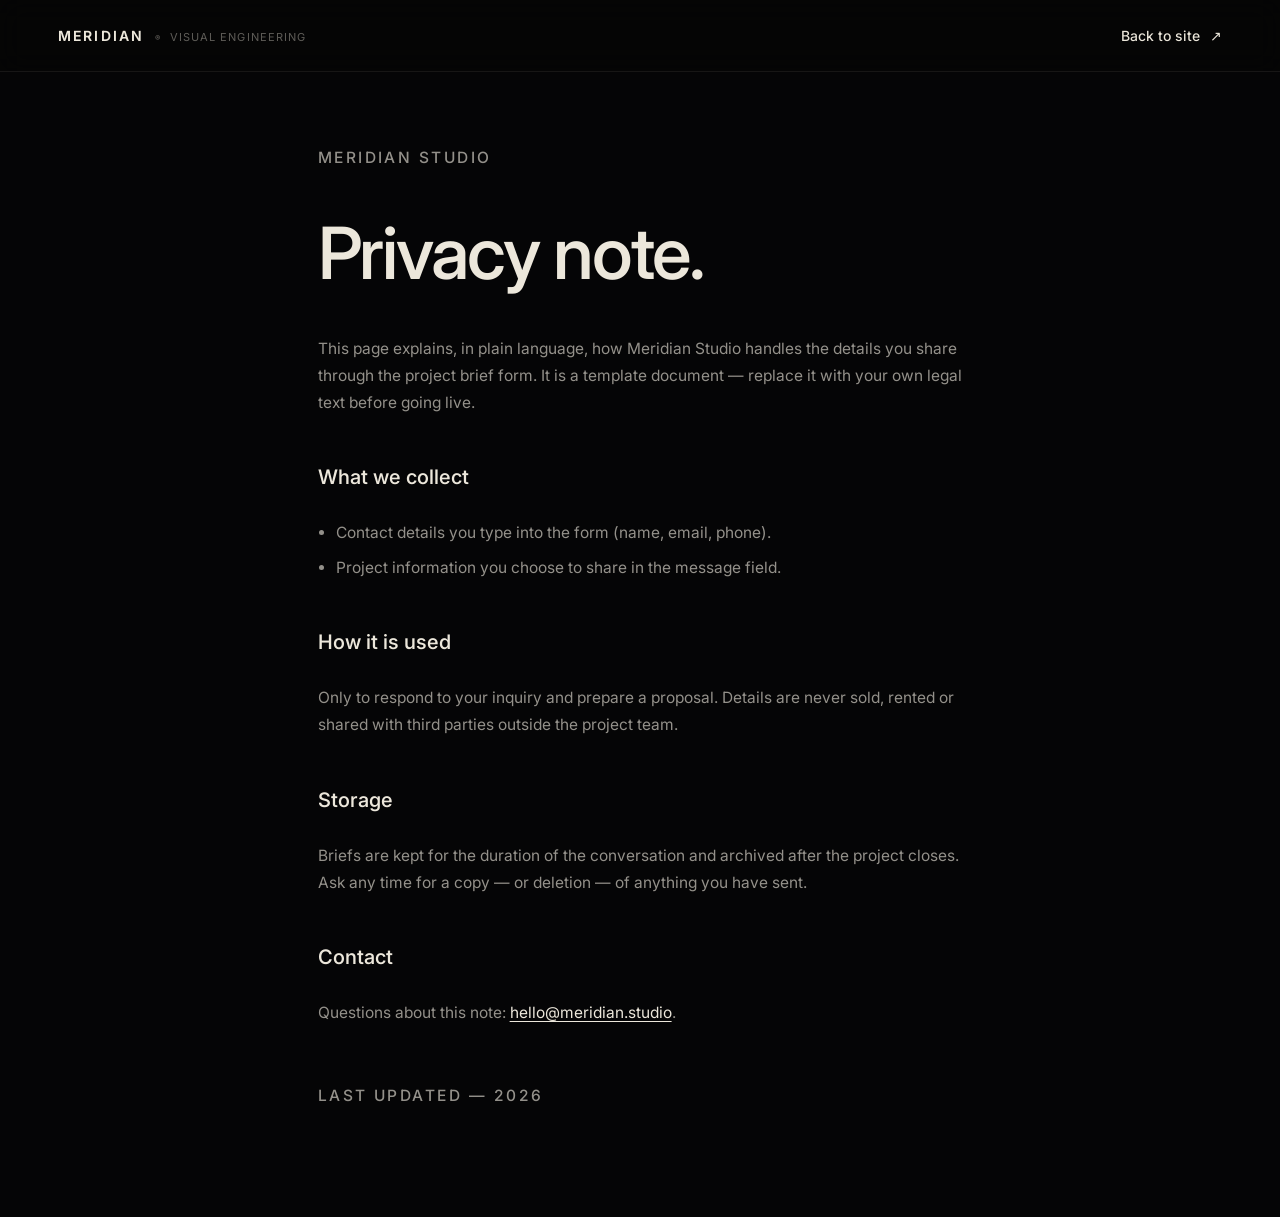
<file: privacy.html>
<!doctype html>
<html lang="en">
<head>
  <meta charset="utf-8">
  <meta name="viewport" content="width=device-width, initial-scale=1">
  <meta name="theme-color" content="#050506">
  <meta name="color-scheme" content="dark">
  <title>Privacy note — Meridian Studio</title>
  <meta name="robots" content="noindex">
  <link rel="icon" href="favicon.svg" type="image/svg+xml">
  <link rel="stylesheet" href="assets/fonts/fonts.css">
  <link rel="stylesheet" href="assets/css/style.css">
  <style>
    .legal { max-width: 760px; margin: 0 auto; padding: calc(var(--header-h) + 8vh) var(--pad) 12vh; display: grid; gap: 26px; }
    .legal h1 { font-size: clamp(38px, 6vw, 72px); font-weight: 540; letter-spacing: -0.03em; }
    .legal h2 { font-size: 20px; font-weight: 540; margin-top: 20px; }
    .legal p, .legal li { color: var(--ink-soft); font-size: 15.5px; line-height: 1.75; }
    .legal ul { display: grid; gap: 8px; padding-left: 18px; list-style: disc; }
    .legal a { color: var(--ink); text-decoration: underline; text-underline-offset: 3px; }
  </style>
</head>
<body>
  <header class="site-header is-scrolled">
    <a href="index.html" class="brand">Meridian<sup>®</sup><small>Visual engineering</small></a>
    <div class="header-right">
      <a class="arrow-link" href="index.html">Back to site <span class="arr">↗</span></a>
    </div>
  </header>

  <main class="legal">
    <p class="label">Meridian Studio</p>
    <h1>Privacy note.</h1>
    <p>This page explains, in plain language, how Meridian Studio handles the details you share through the project brief form. It is a template document — replace it with your own legal text before going live.</p>

    <h2>What we collect</h2>
    <ul>
      <li>Contact details you type into the form (name, email, phone).</li>
      <li>Project information you choose to share in the message field.</li>
    </ul>

    <h2>How it is used</h2>
    <p>Only to respond to your inquiry and prepare a proposal. Details are never sold, rented or shared with third parties outside the project team.</p>

    <h2>Storage</h2>
    <p>Briefs are kept for the duration of the conversation and archived after the project closes. Ask any time for a copy — or deletion — of anything you have sent.</p>

    <h2>Contact</h2>
    <p>Questions about this note: <a href="mailto:hello@meridian.studio">hello@meridian.studio</a>.</p>

    <p class="label" style="margin-top:30px">Last updated — 2026</p>
  </main>
</body>
</html>
</file>
<file: assets/fonts/fonts.css>
/* Meridian Studio — self-hosted Inter (variable, latin) */
@font-face {
  font-family: "Inter";
  font-style: normal;
  font-weight: 100 900;
  font-display: swap;
  src: url("inter-var.woff2") format("woff2");
}
@font-face {
  font-family: "Inter";
  font-style: italic;
  font-weight: 100 900;
  font-display: swap;
  src: url("inter-italic-var.woff2") format("woff2");
}
</file>
<file: assets/css/style.css>
/* registered so the compare slider can transition --x smoothly */
@property --x {
  syntax: "<percentage>";
  initial-value: 55%;
  inherits: false;
}

/* ============================================================
   MERIDIAN STUDIO — style.css
   A cinematic one-page portfolio. Hand-written, no frameworks.
   ------------------------------------------------------------
   01. Tokens & reset        06. Intent index
   02. Type & utilities      07. Selected films (horizontal)
   03. Cursor & grain        08. Why Meridian
   04. Preloader             09. Image into film (compare)
   05. Header & menu         10. Projects stack
   11. Create cards & rows   12. Digital experiences
   13. Vertical films        14. Archive grid
   15. Steps & clients       16. FAQ
   17. Contact & footer      18. Film modal
   19. Reveal states         20. Responsive / reduced motion
   ============================================================ */

/* ---------- 01. Tokens & reset ---------- */
:root {
  --bg: #050506;
  --bg-2: #0b0b0e;
  --bg-3: #101015;
  --ink: #ece7db;
  --ink-soft: rgba(236, 231, 219, 0.62);
  --ink-faint: rgba(236, 231, 219, 0.38);
  --line: rgba(236, 231, 219, 0.14);
  --line-soft: rgba(236, 231, 219, 0.08);
  --accent: #c9a24b;
  --font: "Inter", "Helvetica Neue", Arial, sans-serif;
  --ease: cubic-bezier(0.65, 0.05, 0, 1);
  --ease-out: cubic-bezier(0.22, 1, 0.36, 1);
  --pad: clamp(20px, 4.5vw, 72px);
  --sec: clamp(96px, 14vw, 200px);
  --radius: 2px;
  --header-h: 72px;
}

*,
*::before,
*::after { box-sizing: border-box; }

html {
  -webkit-text-size-adjust: 100%;
  scroll-behavior: smooth;
}

body {
  margin: 0;
  background: var(--bg);
  color: var(--ink);
  font-family: var(--font);
  font-size: 16px;
  line-height: 1.55;
  font-weight: 400;
  -webkit-font-smoothing: antialiased;
  text-rendering: optimizeLegibility;
  overflow-x: clip;
}

body.is-locked { overflow: hidden; }

img, video, canvas, svg { display: block; max-width: 100%; }
img { height: auto; }

a { color: inherit; text-decoration: none; }
button { font: inherit; color: inherit; background: none; border: 0; padding: 0; cursor: pointer; }
ul, ol { margin: 0; padding: 0; list-style: none; }
h1, h2, h3, h4, p { margin: 0; font-weight: inherit; }
figure { margin: 0; }
::selection { background: var(--accent); color: #0a0a0a; }

:focus-visible {
  outline: 1px solid var(--accent);
  outline-offset: 4px;
  border-radius: 2px;
}

.skip-link {
  position: fixed;
  top: 12px; left: 12px;
  z-index: 400;
  padding: 10px 16px;
  background: var(--ink);
  color: #0a0a0a;
  font-size: 13px;
  transform: translateY(-200%);
  transition: transform 0.3s var(--ease-out);
}
.skip-link:focus { transform: none; }

/* ---------- 02. Type & utilities ---------- */
.wrap { padding-inline: var(--pad); }

.label {
  font-size: 11px;
  font-weight: 500;
  letter-spacing: 0.16em;
  text-transform: uppercase;
  color: var(--ink-faint);
}

.sec-head {
  display: flex;
  align-items: baseline;
  gap: 18px;
  padding-top: 14px;
  border-top: 1px solid var(--line);
}

.sec-head .num { color: var(--accent); font-variant-numeric: tabular-nums; }

.display,
.h1, .h2 {
  font-weight: 560;
  letter-spacing: -0.035em;
  line-height: 0.98;
}

.h1 { font-size: clamp(56px, 11.5vw, 168px); }
.h2 { font-size: clamp(40px, 7.2vw, 108px); }

/* italic accent line/words, a touch lighter */
.em, .h1 .em, .h2 .em {
  font-style: italic;
  font-weight: 380;
  letter-spacing: -0.02em;
}

.lede {
  font-size: clamp(17px, 1.55vw, 22px);
  line-height: 1.5;
  color: var(--ink-soft);
  max-width: 34em;
  font-weight: 380;
}

/* hand-split reveal lines */
.rl { display: block; overflow: hidden; }
.rl > .ri {
  display: block;
  transform: translateY(112%);
  transition: transform 1.15s var(--ease) var(--d, 0s);
  will-change: transform;
}
.in .rl > .ri { transform: translateY(0); }

/* generic fade reveal */
[data-reveal] {
  opacity: 0;
  transform: translateY(28px);
  transition:
    opacity 0.9s var(--ease-out) var(--d, 0s),
    transform 1.05s var(--ease) var(--d, 0s);
}
[data-reveal].in { opacity: 1; transform: none; }

/* underline sweep for links */
.u-sweep { position: relative; }
.u-sweep::after {
  content: "";
  position: absolute;
  left: 0; bottom: -2px;
  width: 100%; height: 1px;
  background: currentColor;
  transform: scaleX(0);
  transform-origin: right;
  transition: transform 0.45s var(--ease);
}
.u-sweep:hover::after { transform: scaleX(1); transform-origin: left; }

/* pill buttons */
.btn {
  position: relative;
  display: inline-flex;
  align-items: center;
  gap: 12px;
  padding: 16px 26px;
  border: 1px solid var(--line);
  border-radius: 999px;
  font-size: 14px;
  font-weight: 480;
  letter-spacing: 0.01em;
  color: var(--ink);
  overflow: hidden;
  isolation: isolate;
  transition: color 0.45s var(--ease), border-color 0.45s var(--ease);
  white-space: nowrap;
}
.btn::before {
  content: "";
  position: absolute;
  inset: -1px;
  z-index: -1;
  background: var(--ink);
  border-radius: inherit;
  transform: translateY(102%);
  transition: transform 0.55s var(--ease);
}
.btn:hover { color: #0b0b0e; border-color: var(--ink); }
.btn:hover::before { transform: translateY(0); }
.btn .arr { font-style: normal; transition: transform 0.45s var(--ease); }
.btn:hover .arr { transform: translate(3px, -3px); }
.btn--solid { background: var(--ink); color: #0b0b0e; border-color: var(--ink); }
.btn--solid::before { background: var(--accent); }
.btn--solid:hover { border-color: var(--accent); }

.arrow-link {
  display: inline-flex;
  align-items: center;
  gap: 10px;
  font-size: 14px;
  font-weight: 480;
}
.arrow-link .arr { transition: transform 0.4s var(--ease); }
.arrow-link:hover .arr { transform: translate(2px, 2px); }

/* ---------- 03. Cursor & grain ---------- */
.cursor-dot,
.cursor-ring {
  position: fixed;
  top: 0; left: 0;
  z-index: 500;
  pointer-events: none;
  border-radius: 50%;
  transform: translate(-50%, -50%);
  mix-blend-mode: difference;
}
.cursor-dot {
  width: 8px; height: 8px;
  background: #fff;
  transition: opacity 0.25s, scale 0.25s var(--ease);
}
.cursor-ring {
  width: 44px; height: 44px;
  border: 1px solid rgba(255, 255, 255, 0.85);
  display: grid;
  place-items: center;
  transition: width 0.35s var(--ease), height 0.35s var(--ease),
    background-color 0.35s, border-color 0.35s, opacity 0.25s;
}
.cursor-ring .cursor-tag {
  font-size: 10px;
  font-weight: 560;
  letter-spacing: 0.14em;
  text-transform: uppercase;
  color: #000;
  opacity: 0;
  transition: opacity 0.25s;
  user-select: none;
}
.cursor-ring.is-active { width: 76px; height: 76px; }
.cursor-ring.has-tag {
  width: 88px; height: 88px;
  background: #fff;
  border-color: #fff;
}
.cursor-ring.has-tag .cursor-tag { opacity: 1; }
.cursor-dot.is-hidden, .cursor-ring.is-hidden { opacity: 0; }
@media (hover: none), (pointer: coarse) {
  .cursor-dot, .cursor-ring { display: none; }
}

/* film grain */
.grain {
  position: fixed;
  inset: -60px;
  z-index: 300;
  pointer-events: none;
  opacity: 0.055;
  background-image: url("data:image/svg+xml,%3Csvg xmlns='http://www.w3.org/2000/svg' width='240' height='240'%3E%3Cfilter id='n'%3E%3CfeTurbulence type='fractalNoise' baseFrequency='0.9' numOctaves='2' stitchTiles='stitch'/%3E%3CfeColorMatrix type='saturate' values='0'/%3E%3C/filter%3E%3Crect width='100%25' height='100%25' filter='url(%23n)'/%3E%3C/svg%3E");
  animation: grain 900ms steps(4) infinite;
}
@keyframes grain {
  0% { transform: translate(0, 0); }
  25% { transform: translate(-18px, 12px); }
  50% { transform: translate(12px, -20px); }
  75% { transform: translate(-8px, -14px); }
  100% { transform: translate(16px, 10px); }
}

/* scroll progress hairline */
.scroll-line {
  position: fixed;
  top: 0; left: 0;
  z-index: 320;
  width: 100%; height: 2px;
  background: transparent;
}
.scroll-line i {
  display: block;
  height: 100%;
  width: 100%;
  background: var(--accent);
  transform: scaleX(0);
  transform-origin: left;
}

/* ---------- 04. Preloader ---------- */
.intro {
  position: fixed;
  inset: 0;
  z-index: 600;
  background: var(--bg);
  display: flex;
  flex-direction: column;
  justify-content: space-between;
  padding: clamp(20px, 4vw, 48px);
  transition: clip-path 1.1s var(--ease);
  clip-path: inset(0 0 0 0);
}
.intro.is-done { clip-path: inset(0 0 100% 0); pointer-events: none; }
.intro__canvas { position: absolute; inset: 0; width: 100%; height: 100%; opacity: 0.85; }
.intro__top, .intro__bottom {
  position: relative;
  display: flex;
  justify-content: space-between;
  align-items: flex-start;
  gap: 20px;
}
.intro__center {
  position: relative;
  text-align: center;
  display: grid;
  gap: 26px;
  justify-items: center;
}
.intro__line {
  font-size: clamp(34px, 6.5vw, 84px);
  font-weight: 520;
  letter-spacing: -0.03em;
  line-height: 1.02;
}
.intro__line .em { font-style: italic; font-weight: 360; }
.intro__pct {
  font-size: 12px;
  letter-spacing: 0.2em;
  color: var(--ink-faint);
  font-variant-numeric: tabular-nums;
}
.intro__bar {
  width: min(320px, 60vw);
  height: 1px;
  background: var(--line);
  overflow: hidden;
}
.intro__bar i {
  display: block;
  height: 100%;
  background: var(--ink);
  transform: scaleX(0);
  transform-origin: left;
  transition: transform 0.25s linear;
}
.intro__skip {
  position: relative;
  font-size: 12px;
  letter-spacing: 0.14em;
  text-transform: uppercase;
  color: var(--ink-soft);
  display: inline-flex;
  gap: 8px;
  align-items: center;
  padding: 8px 0;
  border-bottom: 1px solid var(--line);
  transition: color 0.3s, border-color 0.3s;
}
.intro__skip:hover { color: var(--ink); border-color: var(--ink); }
.intro__brand { font-size: 12px; letter-spacing: 0.22em; text-transform: uppercase; }
.intro__brand b { font-weight: 640; }
.intro__meta { color: var(--ink-faint); }

/* ---------- 05. Header & menu ---------- */
.site-header {
  position: fixed;
  inset: 0 0 auto 0;
  z-index: 310;
  height: var(--header-h);
  display: flex;
  align-items: center;
  justify-content: space-between;
  padding-inline: var(--pad);
  transition: transform 0.6s var(--ease), background-color 0.4s, backdrop-filter 0.4s;
}
.site-header.is-scrolled {
  background: rgba(5, 5, 6, 0.6);
  backdrop-filter: blur(14px);
  -webkit-backdrop-filter: blur(14px);
  border-bottom: 1px solid var(--line-soft);
}
.site-header.is-hidden { transform: translateY(-105%); }

.brand {
  display: flex;
  align-items: baseline;
  gap: 10px;
  font-weight: 640;
  letter-spacing: 0.16em;
  font-size: 14px;
  text-transform: uppercase;
}
.brand sup { font-size: 8px; color: var(--ink-faint); letter-spacing: 0; }
.brand small {
  font-weight: 420;
  color: var(--ink-faint);
  letter-spacing: 0.1em;
  font-size: 11px;
}

.header-right { display: flex; align-items: center; gap: 26px; }
.header-clock { font-size: 12px; color: var(--ink-faint); letter-spacing: 0.12em; font-variant-numeric: tabular-nums; }

.menu-btn {
  display: inline-flex;
  align-items: center;
  gap: 12px;
  font-size: 12px;
  letter-spacing: 0.16em;
  text-transform: uppercase;
  padding: 10px 0;
}
.menu-btn .dots {
  width: 34px; height: 12px;
  position: relative;
}
.menu-btn .dots::before,
.menu-btn .dots::after {
  content: "";
  position: absolute;
  left: 0;
  width: 100%; height: 1px;
  background: var(--ink);
  transition: transform 0.45s var(--ease), width 0.45s var(--ease);
}
.menu-btn .dots::before { top: 2px; }
.menu-btn .dots::after { bottom: 2px; width: 66%; }
.menu-btn:hover .dots::after { width: 100%; }
.menu-btn.is-open .dots::before { transform: translateY(4px) rotate(45deg); }
.menu-btn.is-open .dots::after { width: 100%; transform: translateY(-5px) rotate(-45deg); }

/* overlay */
.menu {
  position: fixed;
  inset: 0;
  z-index: 305;
  background: #08080a;
  display: flex;
  flex-direction: column;
  justify-content: flex-end;
  padding: calc(var(--header-h) + 4vh) var(--pad) 5vh;
  clip-path: inset(0 0 100% 0);
  visibility: hidden;
  transition: clip-path 0.85s var(--ease), visibility 0s linear 0.85s;
}
.menu.is-open {
  clip-path: inset(0 0 0 0);
  visibility: visible;
  transition: clip-path 0.85s var(--ease);
}
.menu__links { display: grid; margin-bottom: 6vh; }
.menu__link {
  position: relative;
  display: flex;
  align-items: baseline;
  gap: clamp(14px, 2.5vw, 30px);
  padding: clamp(6px, 1.4vh, 14px) 0;
  border-bottom: 1px solid var(--line-soft);
  font-size: clamp(38px, 7.5vh, 76px);
  font-weight: 520;
  letter-spacing: -0.03em;
  line-height: 1.04;
  overflow: hidden;
}
.menu__link .idx {
  font-size: 12px;
  letter-spacing: 0.16em;
  color: var(--ink-faint);
  font-weight: 420;
}
.menu__link .word { display: inline-block; transition: transform 0.5s var(--ease); }
.menu__link .dup {
  position: absolute;
  left: clamp(52px, 8vw, 110px);
  top: 50%;
  font-style: italic;
  font-weight: 380;
  color: var(--accent);
  transform: translateY(120%);
  transition: transform 0.5s var(--ease);
  pointer-events: none;
}
.menu__link:hover .word { transform: translateY(-120%); }
.menu__link:hover .dup { transform: translateY(-50%); }
.menu__foot {
  display: flex;
  justify-content: space-between;
  align-items: flex-end;
  gap: 24px;
  flex-wrap: wrap;
}
.menu__foot .col { display: grid; gap: 6px; font-size: 13px; color: var(--ink-soft); }
.menu__foot .col .label { margin-bottom: 4px; }
.menu__foot a:hover { color: var(--ink); }
.menu__link, .menu__foot { opacity: 0; transform: translateY(24px); transition: opacity 0.6s var(--ease-out), transform 0.7s var(--ease); }
.menu.is-open .menu__link, .menu.is-open .menu__foot { opacity: 1; transform: none; }
.menu.is-open .menu__link:nth-child(1) { transition-delay: 0.10s; }
.menu.is-open .menu__link:nth-child(2) { transition-delay: 0.16s; }
.menu.is-open .menu__link:nth-child(3) { transition-delay: 0.22s; }
.menu.is-open .menu__link:nth-child(4) { transition-delay: 0.28s; }
.menu.is-open .menu__link:nth-child(5) { transition-delay: 0.34s; }
.menu.is-open .menu__foot { transition-delay: 0.44s; }

/* ---------- Hero ---------- */
.hero {
  position: relative;
  min-height: 100svh;
  display: flex;
  align-items: flex-end;
  padding: 0 var(--pad) clamp(48px, 8vh, 96px);
  overflow: clip;
}
.hero__bg { position: absolute; inset: 0; z-index: -3; overflow: hidden; }
.hero__bg img {
  width: 100%; height: 100%;
  object-fit: cover;
  object-position: center 30%;
  transform: scale(1.12);
  animation: heroPan 26s var(--ease) forwards;
  filter: brightness(0.92);
}
@keyframes heroPan { to { transform: scale(1.02) translateY(-1.5%); } }
.hero__bg::after {
  content: "";
  position: absolute; inset: 0;
  background:
    linear-gradient(180deg, rgba(5,5,6,0.55) 0%, rgba(5,5,6,0.08) 34%, rgba(5,5,6,0.16) 62%, rgba(5,5,6,0.92) 100%);
}
.hero__smoke { position: absolute; inset: 0; z-index: -2; width: 100%; height: 100%; opacity: 0.5; pointer-events: none; }
.hero__inner { position: relative; width: 100%; display: grid; gap: clamp(22px, 3.5vh, 40px); }
.hero__kicker { display: flex; align-items: center; gap: 14px; }
.hero__kicker::before { content: ""; width: 44px; height: 1px; background: var(--accent); }
.hero__title { max-width: 9ch; }
.hero__row {
  display: flex;
  justify-content: space-between;
  align-items: flex-end;
  gap: 40px;
  flex-wrap: wrap;
}
.hero__ctas { display: flex; gap: 14px; flex-wrap: wrap; }
.hero__scroll {
  position: absolute;
  right: var(--pad);
  bottom: clamp(48px, 8vh, 96px);
  display: grid;
  justify-items: center;
  gap: 12px;
  font-size: 10px;
  letter-spacing: 0.22em;
  text-transform: uppercase;
  color: var(--ink-faint);
}
.hero__scroll i {
  width: 1px; height: 56px;
  background: var(--line);
  position: relative;
  overflow: hidden;
}
.hero__scroll i::after {
  content: "";
  position: absolute;
  left: 0; top: -100%;
  width: 100%; height: 100%;
  background: var(--ink);
  animation: scrollDrip 1.8s var(--ease) infinite;
}
@keyframes scrollDrip { 60%, 100% { top: 100%; } }

/* hero intro states (played by JS after preloader) */
.hero .ri { transition-duration: 1.3s; }
.hero:not(.in) .rl > .ri { transform: translateY(112%); }
.hero.in .rl > .ri { transform: translateY(0); }
.hero [data-reveal] { transition-delay: var(--d, 0s); }

/* ---------- 06. Intent index ---------- */
.intent { padding-block: clamp(40px, 7vh, 84px); border-bottom: 1px solid var(--line-soft); }
.intent__head { display: flex; gap: 18px; align-items: baseline; margin-bottom: 18px; }
.intent__head .num { color: var(--accent); }
.intent__list { counter-reset: intent; }
.intent__item a {
  display: flex;
  align-items: baseline;
  justify-content: space-between;
  gap: 20px;
  padding: clamp(14px, 2.6vh, 26px) 6px;
  border-top: 1px solid var(--line);
  font-size: clamp(26px, 4.6vw, 56px);
  font-weight: 500;
  letter-spacing: -0.03em;
  position: relative;
  isolation: isolate;
  transition: padding-left 0.5s var(--ease);
}
.intent__item:last-child a { border-bottom: 1px solid var(--line); }
.intent__item a::before {
  content: "";
  position: absolute; inset: 0;
  z-index: -1;
  background: #0e0e12;
  transform: scaleY(0);
  transition: transform 0.5s var(--ease);
  transform-origin: bottom;
}
.intent__item a:hover { padding-left: 22px; }
.intent__item a:hover::before { transform: scaleY(1); }
.intent__item .idx { font-size: 12px; color: var(--ink-faint); letter-spacing: 0.14em; }
.intent__item .go { font-size: 0.5em; color: var(--ink-faint); transition: transform 0.4s var(--ease), color 0.4s; }
.intent__item a:hover .go { transform: translate(4px, -4px); color: var(--accent); }

/* ---------- Section scaffolding ---------- */
.section { padding-block: var(--sec); position: relative; }
.section__head { margin-bottom: clamp(44px, 7vh, 84px); display: grid; gap: clamp(20px, 3.5vh, 34px); }
.section__title { max-width: 12ch; }
.section__intro {
  display: flex;
  justify-content: space-between;
  align-items: flex-end;
  gap: 32px;
  flex-wrap: wrap;
}

/* ---------- 07. Selected films ---------- */
.films__track-wrap { position: relative; }
.films__track {
  display: flex;
  gap: clamp(16px, 2vw, 28px);
  overflow-x: auto;
  scroll-snap-type: x mandatory;
  padding: 4px var(--pad) 26px;
  scrollbar-width: none;
  cursor: grab;
}
.films__track::-webkit-scrollbar { display: none; }
.films__track.is-dragging { cursor: grabbing; scroll-snap-type: none; }
.film-card {
  flex: 0 0 clamp(300px, 44vw, 620px);
  scroll-snap-align: start;
}
.film-card__poster {
  position: relative;
  overflow: hidden;
  border-radius: var(--radius);
  aspect-ratio: 16 / 9;
  background: var(--bg-2);
}
.film-card__poster img {
  width: 100%; height: 100%;
  object-fit: cover;
  transform: scale(1.04);
  transition: transform 1.1s var(--ease), filter 0.6s;
  filter: saturate(0.92);
}
.film-card:hover .film-card__poster img { transform: scale(1.1); filter: saturate(1.05); }
.film-card__poster::after {
  content: "";
  position: absolute; inset: 0;
  background: linear-gradient(180deg, rgba(5,5,6,0.06), rgba(5,5,6,0.34) 88%);
  opacity: 0.9;
}
.film-card__meta-top {
  position: absolute;
  z-index: 2;
  top: 14px; left: 16px; right: 16px;
  display: flex;
  justify-content: space-between;
  font-size: 11px;
  letter-spacing: 0.14em;
  text-transform: uppercase;
  color: rgba(236,231,219,0.85);
}
.film-card__play {
  position: absolute;
  z-index: 2;
  left: 50%; top: 50%;
  translate: -50% -50%;
  width: 84px; height: 84px;
  border-radius: 50%;
  display: grid;
  place-items: center;
  border: 1px solid rgba(236,231,219,0.5);
  backdrop-filter: blur(6px);
  background: rgba(5,5,6,0.18);
  color: var(--ink);
  font-size: 15px;
  opacity: 0;
  transform: scale(0.8);
  transition: opacity 0.45s var(--ease), transform 0.55s var(--ease), background-color 0.35s;
}
.film-card:hover .film-card__play { opacity: 1; transform: none; }
.film-card__play:hover { background: rgba(236,231,219,0.14); }
.film-card__body {
  display: flex;
  justify-content: space-between;
  align-items: baseline;
  gap: 16px;
  padding-top: 16px;
}
.film-card__title { font-size: clamp(20px, 1.9vw, 26px); font-weight: 540; letter-spacing: -0.02em; }
.film-card__tags { font-size: 11px; letter-spacing: 0.14em; text-transform: uppercase; color: var(--ink-faint); text-align: right; }
.film-card__watch {
  margin-top: 8px;
  font-size: 13px;
  color: var(--ink-soft);
  display: inline-flex;
  gap: 8px;
  align-items: center;
  transition: color 0.3s;
  font-style: italic;
}
.film-card:hover .film-card__watch { color: var(--ink); }
.films__progress {
  margin: 6px var(--pad) 0;
  height: 1px;
  background: var(--line-soft);
  position: relative;
}
.films__progress i {
  position: absolute;
  inset: 0 auto 0 0;
  width: 20%;
  background: var(--ink);
  transition: transform 0.2s linear, width 0.2s linear;
  transform-origin: left;
}

/* ---------- 08. Why Meridian ---------- */
.why__grid {
  display: grid;
  grid-template-columns: repeat(3, 1fr);
  gap: clamp(28px, 4vw, 64px);
}
.why__col { border-top: 1px solid var(--line); padding-top: 22px; display: grid; gap: 16px; align-content: start; }
.why__roman { font-size: 13px; color: var(--accent); letter-spacing: 0.2em; }
.why__col h3 { font-size: clamp(22px, 2vw, 28px); font-weight: 520; letter-spacing: -0.02em; }
.why__col p { color: var(--ink-soft); font-size: 15px; max-width: 30em; }

/* ---------- 09. Image into film ---------- */
.engine__grid {
  display: grid;
  grid-template-columns: minmax(260px, 380px) 1fr;
  gap: clamp(32px, 5vw, 80px);
  align-items: start;
}
.engine__steps { display: grid; gap: 0; position: sticky; top: calc(var(--header-h) + 24px); }
.engine__count { font-size: 12px; letter-spacing: 0.16em; color: var(--ink-faint); font-variant-numeric: tabular-nums; padding-bottom: 18px; }
.engine__step {
  text-align: left;
  display: grid;
  gap: 10px;
  padding: 22px 0;
  border-top: 1px solid var(--line);
  color: var(--ink-faint);
  transition: color 0.4s;
}
.engine__step h3 { font-size: 19px; font-weight: 540; color: inherit; transition: color 0.4s; }
.engine__step p { font-size: 14px; color: inherit; max-width: 32em; opacity: 0; max-height: 0; overflow: hidden; transition: opacity 0.5s, max-height 0.6s var(--ease); }
.engine__step.is-active { color: var(--ink-soft); }
.engine__step.is-active h3 { color: var(--ink); }
.engine__step.is-active p { opacity: 1; max-height: 200px; }
.engine__step .go { font-size: 12px; letter-spacing: 0.12em; text-transform: uppercase; color: var(--accent); margin-top: 2px; }

.compare {
  position: relative;
  aspect-ratio: 16 / 10;
  overflow: hidden;
  border-radius: var(--radius);
  background: var(--bg-2);
  touch-action: none;
  cursor: ew-resize;
}
.compare img { position: absolute; inset: 0; width: 100%; height: 100%; object-fit: cover; }
.compare__before { filter: grayscale(0.85) contrast(0.92) brightness(1.06); }
.compare__after {
  clip-path: inset(0 0 0 var(--x, 55%));
  filter: saturate(1.12) contrast(1.04) sepia(0.16) brightness(0.94);
}
.compare__veil {
  position: absolute; inset: 0;
  pointer-events: none;
  clip-path: inset(0 0 0 var(--x, 55%));
  background: linear-gradient(120deg, rgba(201,162,75,0.12), rgba(20,30,60,0.16) 70%);
  mix-blend-mode: overlay;
}
.compare__handle {
  position: absolute;
  top: 0; bottom: 0;
  left: var(--x, 55%);
  width: 1px;
  background: rgba(236,231,219,0.9);
  pointer-events: none;
}
.compare__handle::after {
  content: "⟷";
  position: absolute;
  top: 50%; left: 50%;
  translate: -50% -50%;
  width: 52px; height: 52px;
  display: grid;
  place-items: center;
  border-radius: 50%;
  border: 1px solid rgba(236,231,219,0.7);
  background: rgba(5,5,6,0.4);
  backdrop-filter: blur(6px);
  font-size: 17px;
  color: var(--ink);
}
.compare__tag {
  position: absolute;
  bottom: 14px;
  font-size: 10px;
  letter-spacing: 0.18em;
  text-transform: uppercase;
  padding: 7px 12px;
  border: 1px solid rgba(236,231,219,0.28);
  border-radius: 999px;
  background: rgba(5,5,6,0.42);
  backdrop-filter: blur(8px);
}
.compare__tag--l { left: 14px; }
.compare__tag--r { right: 14px; }

/* ---------- 10. Projects stack ---------- */
.stack { display: grid; gap: clamp(48px, 9vh, 120px); }
.stack-card { position: sticky; top: calc(var(--header-h) + 2vh); }
.stack-card__frame {
  position: relative;
  overflow: hidden;
  border-radius: var(--radius);
  min-height: min(78vh, 780px);
  display: flex;
  align-items: flex-end;
  isolation: isolate;
  background: var(--bg-2);
}
.stack-card__img {
  position: absolute; inset: 0;
  z-index: -1;
}
.stack-card__img img {
  width: 100%; height: 100%;
  object-fit: cover;
  transform: scale(1.06);
  transition: transform 1.4s var(--ease);
}
.stack-card.in .stack-card__img img { transform: scale(1); }
.stack-card__frame::after {
  content: "";
  position: absolute; inset: 0;
  z-index: 0;
  background: linear-gradient(180deg, rgba(5,5,6,0.5) 0%, rgba(5,5,6,0) 30%, rgba(5,5,6,0) 46%, rgba(5,5,6,0.88) 100%);
}
.stack-card__top {
  position: absolute;
  top: clamp(18px, 3vw, 32px); left: clamp(18px, 3vw, 32px); right: clamp(18px, 3vw, 32px);
  z-index: 2;
  display: flex;
  justify-content: space-between;
  font-size: 11px;
  letter-spacing: 0.16em;
  text-transform: uppercase;
  color: rgba(236,231,219,0.85);
}
.stack-card__body {
  position: relative;
  z-index: 2;
  width: 100%;
  padding: clamp(20px, 3.4vw, 44px);
  display: grid;
  gap: 18px;
}
.stack-card__title { font-size: clamp(34px, 5.4vw, 72px); font-weight: 540; letter-spacing: -0.03em; line-height: 1; }
.stack-card__row {
  display: flex;
  justify-content: space-between;
  align-items: flex-end;
  gap: 28px;
  flex-wrap: wrap;
}
.stack-card__meta { font-size: 13px; color: var(--ink-soft); letter-spacing: 0.02em; }
.stack-card__note {
  max-width: 560px;
  font-size: 14px;
  color: var(--ink-soft);
  border-left: 1px solid var(--accent);
  padding-left: 16px;
}
.stack-card__note b { display: block; color: var(--ink); font-weight: 540; margin-bottom: 6px; font-size: 12px; letter-spacing: 0.14em; text-transform: uppercase; }

/* ---------- 11. Create cards & service rows ---------- */
.create__cards {
  display: grid;
  grid-template-columns: 1fr 1fr;
  gap: clamp(16px, 2.4vw, 32px);
  margin-bottom: clamp(48px, 8vh, 96px);
}
.create-card {
  border: 1px solid var(--line);
  border-radius: var(--radius);
  overflow: hidden;
  background: var(--bg-2);
  display: flex;
  flex-direction: column;
  transition: border-color 0.4s;
}
.create-card:hover { border-color: rgba(236,231,219,0.32); }
.create-card__img { aspect-ratio: 4 / 3; overflow: hidden; }
.create-card__img img { width: 100%; height: 100%; object-fit: cover; transform: scale(1.03); transition: transform 1.2s var(--ease); }
.create-card:hover .create-card__img img { transform: scale(1.09); }
.create-card__body { padding: clamp(20px, 2.6vw, 34px); display: grid; gap: 14px; }
.create-card__kicker { display: flex; justify-content: space-between; font-size: 11px; letter-spacing: 0.16em; text-transform: uppercase; color: var(--ink-faint); }
.create-card h3 { font-size: clamp(24px, 2.4vw, 34px); font-weight: 540; letter-spacing: -0.02em; }
.create-card h3 .em { font-style: italic; font-weight: 380; }
.create-card p { color: var(--ink-soft); font-size: 15px; }
.create-card ul { display: grid; gap: 8px; margin-top: 6px; }
.create-card li {
  font-size: 13px;
  color: var(--ink-soft);
  padding-left: 18px;
  position: relative;
}
.create-card li::before {
  content: "";
  position: absolute;
  left: 0; top: 8px;
  width: 8px; height: 1px;
  background: var(--accent);
}
.create__fine { font-size: 12px; color: var(--ink-faint); max-width: 72ch; margin-top: 18px; line-height: 1.7; }

.svc-row {
  display: flex;
  align-items: center;
  gap: clamp(20px, 4vw, 60px);
  padding: clamp(24px, 4vh, 40px) 6px;
  border-top: 1px solid var(--line);
  position: relative;
  isolation: isolate;
  transition: padding-left 0.5s var(--ease);
}
.svc-row:last-of-type { border-bottom: 1px solid var(--line); }
.svc-row::before {
  content: "";
  position: absolute; inset: 0;
  z-index: -1;
  background: #0e0e12;
  transform: scaleY(0);
  transform-origin: bottom;
  transition: transform 0.5s var(--ease);
}
.svc-row:hover { padding-left: 24px; }
.svc-row:hover::before { transform: scaleY(1); }
.svc-row__idx { font-size: 12px; color: var(--ink-faint); letter-spacing: 0.14em; min-width: 40px; }
.svc-row__main { flex: 1; display: grid; gap: 8px; }
.svc-row__main h3 { font-size: clamp(22px, 3vw, 38px); font-weight: 520; letter-spacing: -0.025em; }
.svc-row__main p { color: var(--ink-soft); font-size: 14px; max-width: 52em; }
.svc-row__go {
  width: 54px; height: 54px;
  border: 1px solid var(--line);
  border-radius: 50%;
  display: grid;
  place-items: center;
  font-size: 16px;
  transition: background-color 0.4s, color 0.4s, transform 0.5s var(--ease), border-color 0.4s;
  flex: none;
}
.svc-row:hover .svc-row__go { background: var(--ink); color: #0b0b0e; transform: rotate(45deg); border-color: var(--ink); }

/* ---------- 12. Digital experiences ---------- */
.sites__grid {
  display: grid;
  grid-template-columns: repeat(6, 1fr);
  gap: clamp(16px, 2.2vw, 30px);
}
.site-card { grid-column: span 2; display: grid; gap: 14px; align-content: start; }
.site-card:nth-child(1), .site-card:nth-child(2) { grid-column: span 3; }
.site-card__cover {
  position: relative;
  overflow: hidden;
  border-radius: var(--radius);
  aspect-ratio: 3 / 2;
  background: var(--bg-2);
}
.site-card__cover img {
  width: 100%; height: 100%;
  object-fit: cover;
  transition: transform 1.1s var(--ease), filter 0.6s;
  filter: saturate(0.9);
}
.site-card:hover .site-card__cover img { transform: scale(1.06); filter: saturate(1.05); }
.site-card__cover::after {
  content: "";
  position: absolute; inset: 0;
  background: rgba(5,5,6,0.12);
  opacity: 0;
  transition: opacity 0.4s;
}
.site-card:hover .site-card__cover::after { opacity: 1; }
.site-card__visit {
  position: absolute;
  z-index: 2;
  left: 50%; top: 50%;
  translate: -50% -50%;
  padding: 12px 20px;
  border-radius: 999px;
  border: 1px solid rgba(236,231,219,0.5);
  background: rgba(5,5,6,0.4);
  backdrop-filter: blur(8px);
  font-size: 12px;
  letter-spacing: 0.1em;
  text-transform: uppercase;
  opacity: 0;
  transform: translateY(8px);
  transition: opacity 0.4s, transform 0.5s var(--ease);
  white-space: nowrap;
}
.site-card:hover .site-card__visit { opacity: 1; transform: none; }
.site-card__meta { display: flex; justify-content: space-between; font-size: 11px; letter-spacing: 0.14em; text-transform: uppercase; color: var(--ink-faint); }
.site-card__name { font-size: clamp(19px, 1.7vw, 24px); font-weight: 540; letter-spacing: -0.02em; }
.site-card__tag { font-size: 13px; color: var(--ink-soft); }

/* ---------- 13. Vertical films ---------- */
.verticals__bar {
  display: flex;
  justify-content: space-between;
  align-items: center;
  gap: 20px;
  flex-wrap: wrap;
  margin-bottom: clamp(28px, 5vh, 48px);
}
.verticals__count {
  display: flex;
  align-items: center;
  gap: 16px;
  font-size: 12px;
  letter-spacing: 0.14em;
  color: var(--ink-soft);
  font-variant-numeric: tabular-nums;
}
.verticals__nav { display: flex; gap: 8px; }
.verticals__nav button {
  width: 46px; height: 46px;
  border: 1px solid var(--line);
  border-radius: 50%;
  display: grid;
  place-items: center;
  transition: background-color 0.35s, color 0.35s, border-color 0.35s, opacity 0.3s;
  font-size: 15px;
}
.verticals__nav button:hover { background: var(--ink); color: #0b0b0e; border-color: var(--ink); }
.verticals__nav button:disabled { opacity: 0.3; pointer-events: none; }
.verticals__track {
  display: flex;
  gap: clamp(14px, 1.8vw, 24px);
  overflow-x: auto;
  scroll-snap-type: x mandatory;
  padding: 4px var(--pad) 26px;
  scrollbar-width: none;
  cursor: grab;
}
.verticals__track::-webkit-scrollbar { display: none; }
.verticals__track.is-dragging { cursor: grabbing; scroll-snap-type: none; }
.v-card {
  flex: 0 0 clamp(200px, 21vw, 300px);
  scroll-snap-align: start;
}
.v-card__poster {
  position: relative;
  aspect-ratio: 9 / 16;
  overflow: hidden;
  border-radius: var(--radius);
  background: var(--bg-2);
}
.v-card__poster img {
  width: 100%; height: 100%;
  object-fit: cover;
  transition: transform 1.1s var(--ease);
}
.v-card:hover .v-card__poster img { transform: scale(1.07); }
.v-card__poster::after {
  content: "";
  position: absolute; inset: 0;
  background: linear-gradient(180deg, rgba(5,5,6,0.05) 55%, rgba(5,5,6,0.55));
}
.v-card__meta-top {
  position: absolute; z-index: 2;
  top: 12px; left: 14px; right: 14px;
  display: flex; justify-content: space-between;
  font-size: 10px; letter-spacing: 0.14em; text-transform: uppercase;
  color: rgba(236,231,219,0.85);
}
.v-card__play {
  position: absolute; z-index: 2;
  left: 50%; top: 50%;
  translate: -50% -50%;
  width: 60px; height: 60px;
  border-radius: 50%;
  border: 1px solid rgba(236,231,219,0.5);
  background: rgba(5,5,6,0.2);
  backdrop-filter: blur(6px);
  display: grid; place-items: center;
  font-size: 12px;
  opacity: 0;
  transform: scale(0.8);
  transition: opacity 0.4s, transform 0.5s var(--ease);
}
.v-card:hover .v-card__play { opacity: 1; transform: none; }
.v-card__body { padding-top: 12px; display: grid; gap: 5px; }
.v-card__tags { font-size: 10px; letter-spacing: 0.14em; text-transform: uppercase; color: var(--ink-faint); }
.v-card__title { font-size: 17px; font-weight: 540; letter-spacing: -0.01em; }
.v-card__watch { font-size: 12px; color: var(--ink-soft); font-style: italic; }
.v-group {
  flex: 0 0 auto;
  scroll-snap-align: start;
}
.v-group__label {
  font-size: 10px;
  letter-spacing: 0.16em;
  text-transform: uppercase;
  color: var(--ink-faint);
  padding-bottom: 10px;
}
.v-group__pair { display: flex; gap: clamp(14px, 1.8vw, 24px); }
.v-group .v-card { flex-basis: clamp(200px, 21vw, 300px); }

/* ---------- 14. Archive grid ---------- */
.archive { margin-top: clamp(64px, 11vh, 130px); }
.archive__head { display: flex; align-items: baseline; gap: 18px; margin-bottom: 26px; }
.archive__grid {
  display: grid;
  grid-template-columns: repeat(5, 1fr);
  gap: clamp(12px, 1.6vw, 22px);
}
.arc-card__cover {
  position: relative;
  overflow: hidden;
  border-radius: var(--radius);
  aspect-ratio: 4 / 3;
  background: var(--bg-2);
  margin-bottom: 12px;
}
.arc-card__cover img {
  width: 100%; height: 100%;
  object-fit: cover;
  filter: saturate(0.75) brightness(0.9);
  transition: transform 1s var(--ease), filter 0.5s;
}
.arc-card:hover .arc-card__cover img { transform: scale(1.07); filter: saturate(1) brightness(1); }
.arc-card__idx { font-size: 10px; letter-spacing: 0.16em; color: var(--ink-faint); }
.arc-card__tags { font-size: 10px; letter-spacing: 0.12em; text-transform: uppercase; color: var(--ink-faint); margin-top: 6px; }
.arc-card__title { font-size: 16px; font-weight: 540; margin-top: 2px; }
.arc-card__watch { font-size: 12px; color: var(--ink-soft); font-style: italic; margin-top: 4px; display: inline-block; }

/* ---------- 15. Steps & clients ---------- */
.steps {
  display: grid;
  grid-template-columns: repeat(4, 1fr);
  gap: clamp(20px, 3vw, 48px);
  margin-bottom: clamp(64px, 11vh, 130px);
}
.step { border-top: 1px solid var(--line); padding-top: 20px; display: grid; gap: 10px; align-content: start; }
.step__num { font-size: 12px; color: var(--accent); letter-spacing: 0.14em; }
.step h3 { font-size: clamp(18px, 1.6vw, 22px); font-weight: 540; letter-spacing: -0.015em; }
.step p { font-size: 14px; color: var(--ink-soft); }

.clients__head {
  display: flex;
  justify-content: space-between;
  align-items: center;
  gap: 24px;
  flex-wrap: wrap;
  margin-bottom: 30px;
}
.marquee-toggle {
  display: inline-flex;
  align-items: center;
  gap: 10px;
  font-size: 12px;
  letter-spacing: 0.12em;
  text-transform: uppercase;
  color: var(--ink-soft);
  border: 1px solid var(--line);
  border-radius: 999px;
  padding: 12px 20px;
  transition: color 0.3s, border-color 0.3s;
}
.marquee-toggle:hover { color: var(--ink); border-color: var(--ink); }
.marquee {
  overflow: hidden;
  -webkit-mask-image: linear-gradient(90deg, transparent, #000 12%, #000 88%, transparent);
  mask-image: linear-gradient(90deg, transparent, #000 12%, #000 88%, transparent);
}
.marquee__belt {
  display: flex;
  align-items: center;
  gap: clamp(48px, 7vw, 110px);
  width: max-content;
  padding-block: 12px;
  animation: belt 34s linear infinite;
}
.marquee.is-paused .marquee__belt { animation-play-state: paused; }
@keyframes belt { to { transform: translateX(-50%); } }
.marquee__mark {
  flex: none;
  height: 30px;
  display: grid;
  place-items: center;
  opacity: 0.65;
  transition: opacity 0.3s;
}
.marquee__mark:hover { opacity: 1; }
.marquee__mark svg { height: 100%; width: auto; fill: var(--ink); }
.clients__line {
  margin-top: 30px;
  padding-top: 18px;
  border-top: 1px solid var(--line-soft);
  display: flex;
  justify-content: space-between;
  gap: 16px;
  flex-wrap: wrap;
}

/* ---------- 16. FAQ ---------- */
.faq__list { border-bottom: 1px solid var(--line); }
.faq__item { border-top: 1px solid var(--line); }
.faq__q {
  width: 100%;
  display: flex;
  justify-content: space-between;
  align-items: center;
  gap: 24px;
  padding: clamp(22px, 3.6vh, 34px) 6px;
  text-align: left;
  font-size: clamp(19px, 2.2vw, 28px);
  font-weight: 500;
  letter-spacing: -0.02em;
  transition: color 0.3s, padding-left 0.45s var(--ease);
}
.faq__q:hover { color: var(--accent); padding-left: 18px; }
.faq__x {
  flex: none;
  width: 34px; height: 34px;
  position: relative;
  border: 1px solid var(--line);
  border-radius: 50%;
  transition: transform 0.5s var(--ease), border-color 0.35s;
}
.faq__x::before, .faq__x::after {
  content: "";
  position: absolute;
  top: 50%; left: 50%;
  translate: -50% -50%;
  width: 12px; height: 1px;
  background: currentColor;
  transition: rotate 0.5s var(--ease);
}
.faq__x::after { rotate: 90deg; }
.faq__item.is-open .faq__x { transform: rotate(135deg); border-color: var(--accent); }
.faq__a {
  display: grid;
  grid-template-rows: 0fr;
  transition: grid-template-rows 0.6s var(--ease);
}
.faq__a > div { overflow: hidden; }
.faq__a p {
  padding: 0 6px clamp(22px, 3.4vh, 32px);
  max-width: 62ch;
  color: var(--ink-soft);
  font-size: 15px;
}
.faq__item.is-open .faq__a { grid-template-rows: 1fr; }

/* ---------- 17. Contact & footer ---------- */
.contact__grid {
  display: grid;
  grid-template-columns: 1fr 1.15fr;
  gap: clamp(40px, 6vw, 110px);
  align-items: start;
}
.contact__side { display: grid; gap: 26px; position: sticky; top: calc(var(--header-h) + 24px); }
.contact__side ul { display: grid; gap: 12px; margin-top: 8px; }
.contact__side li { display: flex; gap: 12px; color: var(--ink-soft); font-size: 15px; }
.contact__side li::before { content: ""; flex: none; width: 8px; height: 1px; background: var(--accent); margin-top: 12px; }

.form {
  border: 1px solid var(--line);
  border-radius: var(--radius);
  padding: clamp(22px, 3.4vw, 44px);
  display: grid;
  gap: 26px;
  background: var(--bg-2);
}
.form__head { display: grid; gap: 8px; padding-bottom: 20px; border-bottom: 1px solid var(--line); }
.form__head .label { color: var(--accent); }
.form__head h3 { font-size: clamp(22px, 2.2vw, 30px); font-weight: 540; letter-spacing: -0.02em; }
.form__head p { font-size: 14px; color: var(--ink-soft); }
.form__row { display: grid; grid-template-columns: 1fr 1fr; gap: 22px; }
.field { position: relative; display: grid; gap: 8px; }
.field label {
  font-size: 11px;
  letter-spacing: 0.14em;
  text-transform: uppercase;
  color: var(--ink-faint);
  transition: color 0.3s;
}
.field input,
.field select,
.field textarea {
  font: inherit;
  color: var(--ink);
  background: transparent;
  border: 0;
  border-bottom: 1px solid var(--line);
  padding: 10px 0 12px;
  border-radius: 0;
  transition: border-color 0.35s;
  appearance: none;
  -webkit-appearance: none;
}
.field select { cursor: pointer; padding-right: 30px; }
.field select:invalid { color: var(--ink-faint); }
.field option { background: var(--bg-2); color: var(--ink); }
.field textarea { resize: vertical; min-height: 96px; line-height: 1.6; }
.field::after {
  content: "";
  position: absolute;
  left: 0; bottom: 0;
  width: 100%; height: 1px;
  background: var(--accent);
  transform: scaleX(0);
  transform-origin: left;
  transition: transform 0.5s var(--ease);
}
.field:focus-within::after { transform: scaleX(1); }
.field:focus-within label { color: var(--accent); }
.field--select::before {
  content: "▾";
  position: absolute;
  right: 2px; bottom: 14px;
  font-size: 12px;
  color: var(--ink-faint);
  pointer-events: none;
}
.form__note { font-size: 12px; color: var(--ink-faint); line-height: 1.7; }
.form__note a { color: var(--ink-soft); text-decoration: underline; text-underline-offset: 3px; }
.form__note a:hover { color: var(--ink); }
.form__foot { display: flex; justify-content: space-between; align-items: center; gap: 20px; flex-wrap: wrap; }
.form__ok {
  display: none;
  place-items: center;
  text-align: center;
  gap: 14px;
  padding: clamp(40px, 8vh, 80px) 20px;
}
.form.is-sent .form__ok { display: grid; }
.form.is-sent .form__body { display: none; }
.form__ok .stamp {
  width: 84px; height: 84px;
  border: 1px solid var(--accent);
  border-radius: 50%;
  display: grid;
  place-items: center;
  color: var(--accent);
  font-size: 26px;
  animation: stampIn 0.7s var(--ease) both;
}
@keyframes stampIn { from { transform: scale(0.5) rotate(-30deg); opacity: 0; } }
.hp { position: absolute !important; left: -9999px !important; opacity: 0; height: 0; overflow: hidden; }

.footer {
  padding: clamp(60px, 10vh, 120px) var(--pad) 34px;
  border-top: 1px solid var(--line-soft);
  display: grid;
  gap: clamp(40px, 7vh, 80px);
  overflow: clip;
}
.footer__big {
  font-size: clamp(56px, 13.4vw, 220px);
  font-weight: 600;
  letter-spacing: 0.02em;
  line-height: 0.9;
  text-transform: uppercase;
  color: transparent;
  -webkit-text-stroke: 1px rgba(236,231,219,0.32);
  transition: color 1.2s var(--ease), -webkit-text-stroke-color 1.2s var(--ease);
  white-space: nowrap;
}
.footer__big:hover, .footer__big.in { color: var(--ink); -webkit-text-stroke-color: transparent; }
.footer__grid {
  display: grid;
  grid-template-columns: 2fr 1fr 1fr 1fr;
  gap: 32px;
}
.footer__col { display: grid; gap: 8px; align-content: start; font-size: 14px; color: var(--ink-soft); }
.footer__col .label { margin-bottom: 8px; }
.footer__col a { width: fit-content; }
.footer__col a:hover { color: var(--ink); }
.footer__base {
  display: flex;
  justify-content: space-between;
  align-items: center;
  gap: 20px;
  flex-wrap: wrap;
  padding-top: 24px;
  border-top: 1px solid var(--line-soft);
  font-size: 12px;
  color: var(--ink-faint);
}
.to-top {
  position: fixed;
  right: clamp(16px, 3vw, 36px);
  bottom: clamp(16px, 3vw, 36px);
  z-index: 290;
  width: 56px; height: 56px;
  border-radius: 50%;
  background: rgba(11,11,14,0.7);
  backdrop-filter: blur(10px);
  border: 1px solid var(--line);
  display: grid;
  place-items: center;
  opacity: 0;
  translate: 0 12px;
  pointer-events: none;
  transition: opacity 0.4s, translate 0.5s var(--ease);
}
.to-top.is-visible { opacity: 1; translate: 0 0; pointer-events: auto; }
.to-top svg.ring { position: absolute; inset: -1px; transform: rotate(-90deg); }
.to-top svg.ring circle { fill: none; stroke: var(--accent); stroke-width: 1.5; stroke-dasharray: 160; stroke-dashoffset: calc(160 * (1 - var(--p, 0))); }
.to-top span { font-size: 15px; }

/* ---------- 18. Film modal ---------- */
.modal {
  position: fixed;
  inset: 0;
  z-index: 700;
  display: grid;
  place-items: center;
  padding: clamp(12px, 3vw, 40px);
  visibility: hidden;
}
.modal.is-open { visibility: visible; }
.modal__backdrop {
  position: absolute; inset: 0;
  background: rgba(3,3,4,0.9);
  backdrop-filter: blur(10px);
  opacity: 0;
  transition: opacity 0.5s;
}
.modal.is-open .modal__backdrop { opacity: 1; }
.modal__stage {
  position: relative;
  width: min(1180px, 100%);
  opacity: 0;
  transform: translateY(26px) scale(0.98);
  transition: opacity 0.5s, transform 0.65s var(--ease);
}
.modal.is-open .modal__stage { opacity: 1; transform: none; }
.modal__frame {
  position: relative;
  aspect-ratio: 16 / 9;
  overflow: hidden;
  background: #000;
  border-radius: var(--radius);
}
.modal.is-portrait .modal__stage { width: min(480px, 92vw); }
.modal.is-portrait .modal__frame { aspect-ratio: 9 / 16; }
.modal__frame img {
  width: 100%; height: 100%;
  object-fit: cover;
  animation: kenburns 22s ease-in-out infinite alternate;
}
.modal.is-paused .modal__frame img { animation-play-state: paused; }
@keyframes kenburns {
  from { transform: scale(1.02) translate(-0.8%, -0.6%); }
  to { transform: scale(1.14) translate(0.9%, 0.8%); }
}
.modal__bar {
  position: absolute;
  left: 0; right: 0;
  height: 7%;
  background: #000;
  z-index: 3;
  pointer-events: none;
  transition: transform 0.8s var(--ease);
}
.modal__bar--top { top: 0; transform: translateY(-100%); }
.modal__bar--bottom { bottom: 0; transform: translateY(100%); }
.modal.is-open .modal__bar--top { transform: translateY(0); transition-delay: 0.25s; }
.modal.is-open .modal__bar--bottom { transform: translateY(0); transition-delay: 0.25s; }
.modal__hud {
  position: absolute;
  z-index: 4;
  inset: auto 0 7% 0;
  display: flex;
  align-items: center;
  gap: 14px;
  padding: 12px 18px;
  font-size: 11px;
  letter-spacing: 0.1em;
  color: rgba(236,231,219,0.9);
  font-variant-numeric: tabular-nums;
}
.modal__toggle {
  width: 42px; height: 42px;
  flex: none;
  border: 1px solid rgba(236,231,219,0.4);
  border-radius: 50%;
  display: grid; place-items: center;
  background: rgba(5,5,6,0.35);
  transition: background-color 0.3s;
  font-size: 12px;
}
.modal__toggle:hover { background: rgba(236,231,219,0.18); }
.modal__scrub {
  flex: 1;
  height: 2px;
  background: rgba(236,231,219,0.22);
  cursor: pointer;
  position: relative;
}
.modal__scrub i {
  position: absolute;
  inset: 0 auto 0 0;
  width: 0%;
  background: var(--accent);
}
.modal__rec { color: #e05b5b; display: inline-flex; align-items: center; gap: 6px; }
.modal__rec::before {
  content: "";
  width: 7px; height: 7px;
  border-radius: 50%;
  background: currentColor;
  animation: blink 1.4s steps(2) infinite;
}
@keyframes blink { 50% { opacity: 0.25; } }
.modal__head {
  display: flex;
  justify-content: space-between;
  align-items: flex-end;
  gap: 20px;
  margin-bottom: 14px;
}
.modal__title { font-size: clamp(22px, 2.6vw, 34px); font-weight: 540; letter-spacing: -0.02em; }
.modal__meta { font-size: 11px; letter-spacing: 0.14em; text-transform: uppercase; color: var(--ink-faint); margin-top: 6px; }
.modal__close {
  width: 52px; height: 52px;
  border: 1px solid var(--line);
  border-radius: 50%;
  display: grid; place-items: center;
  font-size: 15px;
  transition: transform 0.5s var(--ease), background-color 0.3s, color 0.3s, border-color 0.3s;
}
.modal__close:hover { transform: rotate(90deg); background: var(--ink); color: #0b0b0e; border-color: var(--ink); }

/* ---------- 19. Section index marker (vertical rail) ---------- */
.rail {
  position: fixed;
  left: clamp(8px, 1.4vw, 20px);
  top: 50%;
  translate: 0 -50%;
  z-index: 280;
  display: grid;
  gap: 14px;
}
.rail a {
  font-size: 9px;
  letter-spacing: 0.1em;
  color: var(--ink-faint);
  writing-mode: vertical-rl;
  transition: color 0.3s;
  font-variant-numeric: tabular-nums;
}
.rail a.is-active { color: var(--accent); }
.rail a:hover { color: var(--ink); }

/* ---------- 20. Responsive ---------- */
@media (max-width: 1100px) {
  .sites__grid { grid-template-columns: repeat(2, 1fr); }
  .site-card, .site-card:nth-child(1), .site-card:nth-child(2) { grid-column: span 1; }
  .archive__grid { grid-template-columns: repeat(3, 1fr); row-gap: 34px; }
  .steps { grid-template-columns: repeat(2, 1fr); row-gap: 40px; }
  .footer__grid { grid-template-columns: 1fr 1fr; }
  .engine__grid { grid-template-columns: 1fr; }
  .engine__steps { position: static; }
}
@media (max-width: 900px) {
  .create__cards { grid-template-columns: 1fr; }
  .contact__grid { grid-template-columns: 1fr; }
  .contact__side { position: static; }
  .header-clock { display: none; }
  .rail { display: none; }
}
@media (max-width: 760px) {
  :root { --header-h: 60px; }
  .brand small { display: none; }
  .hero__scroll { display: none; }
  .why__grid { grid-template-columns: 1fr; gap: 34px; }
  .film-card { flex-basis: min(86vw, 560px); }
  .stack-card { position: static; }
  .stack-card__frame { min-height: 480px; }
  .archive__grid { grid-template-columns: repeat(2, 1fr); }
  .steps { grid-template-columns: 1fr; gap: 30px; }
  .form__row { grid-template-columns: 1fr; }
  .footer__grid { grid-template-columns: 1fr; gap: 26px; }
  .footer__big { font-size: clamp(52px, 18vw, 130px); }
  .menu__foot { gap: 18px; }
  .compare { aspect-ratio: 4 / 5; }
  .verticals__count .thin { display: none; }
}
@media (max-width: 540px) {
  .sites__grid { grid-template-columns: 1fr; }
  .archive__grid { grid-template-columns: 1fr; }
  .hero__ctas .btn { padding: 14px 20px; font-size: 13px; }
}

/* ---------- Reduced motion ---------- */
@media (prefers-reduced-motion: reduce) {
  html { scroll-behavior: auto; }
  *, *::before, *::after {
    animation-duration: 0.01ms !important;
    animation-iteration-count: 1 !important;
    transition-duration: 0.01ms !important;
    transition-delay: 0s !important;
  }
  .grain, .hero__smoke, .intro__canvas { display: none; }
  .marquee__belt { animation: none; transform: none; }
  [data-reveal], .rl > .ri { opacity: 1; transform: none; }
}
</file>
